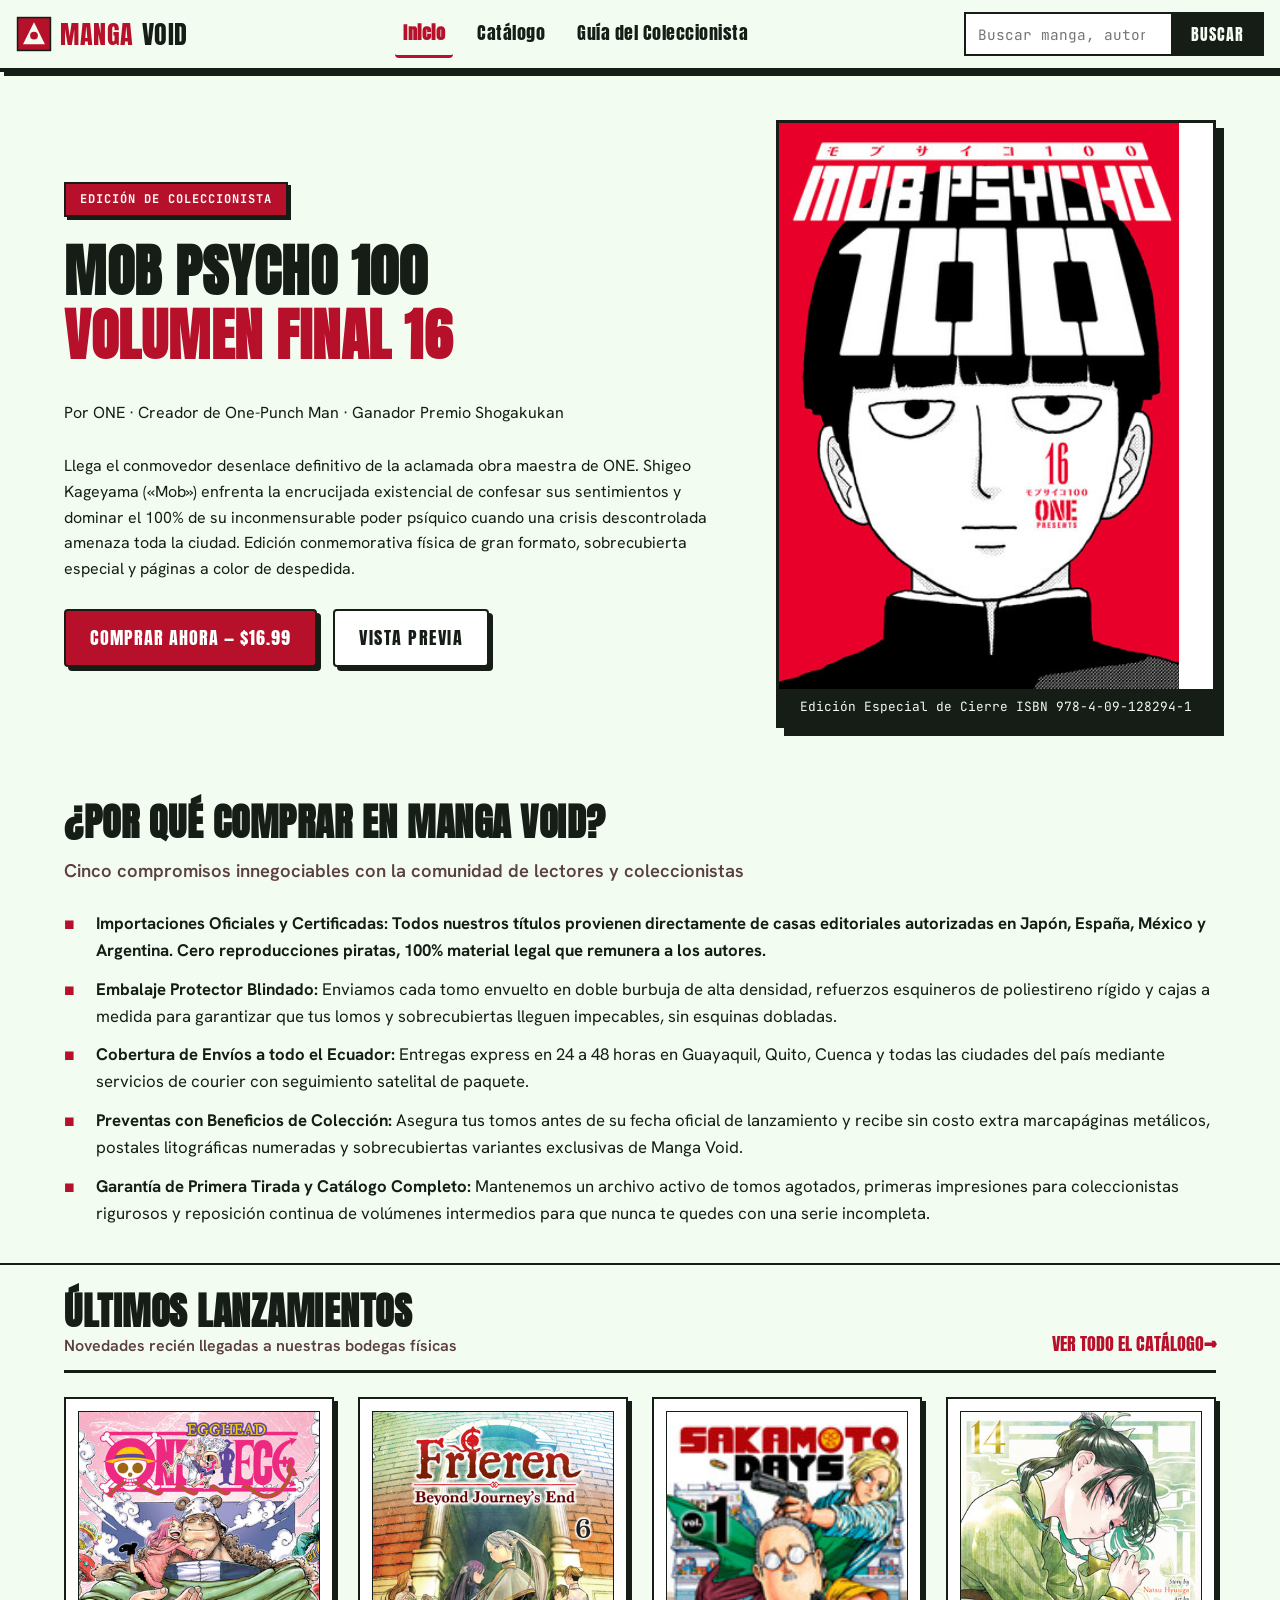
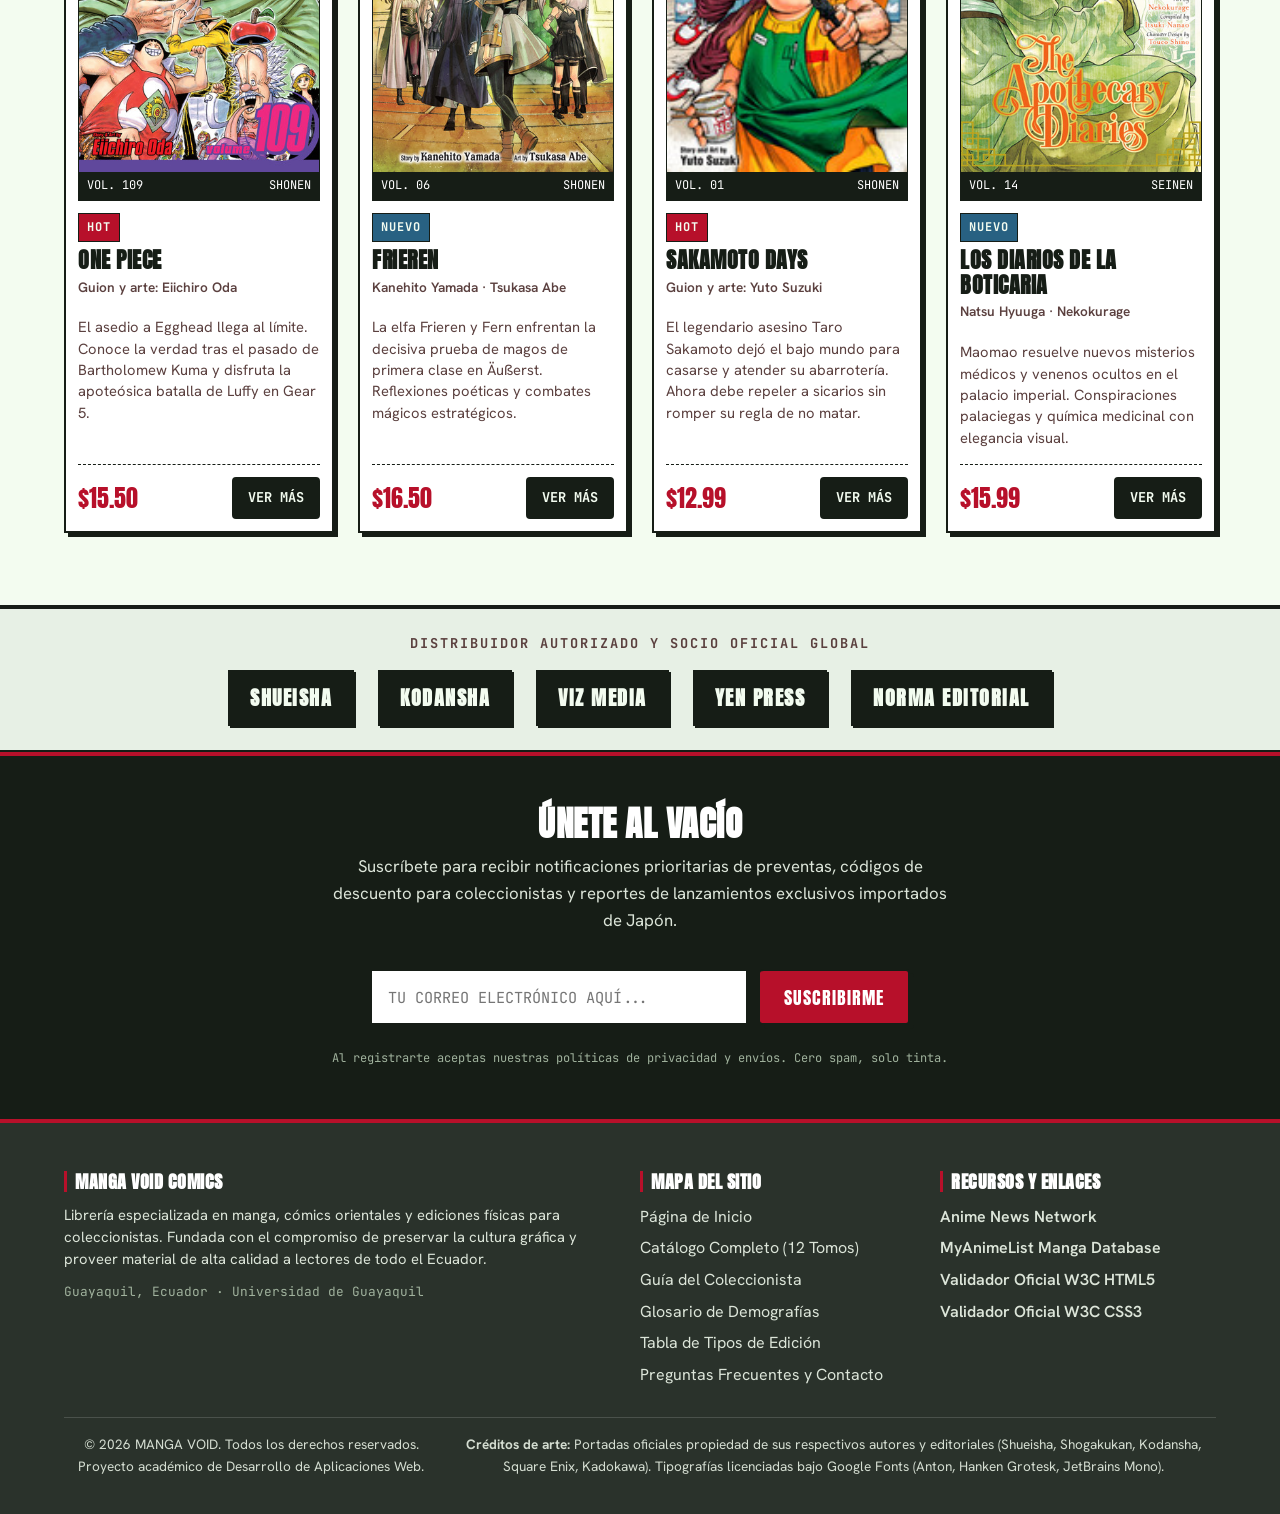
<file: index.html>
<!DOCTYPE html>
<html lang="es">
<head>
  <meta charset="UTF-8">
  <meta name="viewport" content="width=device-width, initial-scale=1.0">
  <title>MANGA VOID | Tienda Oficial de Manga y Ediciones de Colección</title>
  <meta name="description" content="MANGA VOID es la tienda especializada en manga físico original, ediciones de lujo, ómnibus y coleccionismo en Ecuador.">
  <!-- CSS EXTERNO: Hoja de estilos principal del proyecto -->
  <link rel="stylesheet" href="css/styles.css">
</head>
<body>

  <!-- ========================================================================
       ENCABEZADO PRINCIPAL)
       Semántica: <header>, <nav>
       ======================================================================== -->
  <header class="encabezado-principal" id="encabezado-principal">
    <div class="encabezado__contenido">
      <a class="logo" href="index.html" title="Inicio - Manga Void">
        <svg class="logo__icono" xmlns="http://www.w3.org/2000/svg" viewBox="0 0 46 46" width="36" height="36" aria-hidden="true">
          <rect x="2" y="2" width="42" height="42" fill="#b7102a" stroke="#161d16" stroke-width="2"/>
          <polygon points="23,8 37,36 9,36" fill="#f3fcf0"/>
          <circle cx="23" cy="25" r="5" fill="#b7102a"/>
        </svg>
        <span class="logo__rojo">MANGA</span> <span>VOID</span>
      </a>
      <input type="checkbox" id="menu-toggle" class="menu-toggle">
      <label for="menu-toggle" class="menu-boton" aria-label="Abrir o cerrar el menú">☰</label>
      <div class="encabezado__panel">
        <nav class="menu" aria-label="Navegación principal">
          <ul>
            <li><a href="index.html" aria-current="page">Inicio</a></li>
            <li><a href="catalogo.html">Catálogo</a></li>
            <li><a href="pagina3.html">Guía del Coleccionista</a></li>
          </ul>
        </nav>
        <form class="buscador" role="search" action="#">
          <label class="solo-lectores" for="buscar">Buscar manga</label>
          <input type="search" id="buscar" name="q" placeholder="Buscar manga, autor...">
          <button type="submit">BUSCAR</button>
        </form>
      </div>
    </div>
  </header>

  <!-- ========================================================================
       CONTENIDO PRINCIPAL 
        Semántica: <main>, <section>, <article>, <aside>, <figure>, <figcaption>
       ======================================================================== -->
  <main>

    <!-- ----------------------------------------------------------------------
         SECCIÓN 1: HERO (LANZAMIENTO DESTACADO)
         ---------------------------------------------------------------------- -->
    <section class="seccion-hero" aria-labelledby="titulo-hero">
      <div class="contenedor bloque-hero">
        
        <div class="hero-informacion">
          <!-- CSS EN LÍNEA-->
          <span class="etiqueta-chip" style="background-color: #b7102a; color: #ffffff; padding: 6px 14px; font-weight: 700; border: 2px solid #161d16; box-shadow: 3px 3px 0 #161d16;">EDICIÓN DE COLECCIONISTA</span>
          
          <h1 id="titulo-hero">MOB PSYCHO 100<br><span class="texto-resaltado">VOLUMEN FINAL 16</span></h1>
          
          <p class="subtitulo-seccion">Por ONE · Creador de One-Punch Man · Ganador Premio Shogakukan</p>
          
          <p>
            Llega el conmovedor desenlace definitivo de la aclamada obra maestra de ONE. Shigeo Kageyama («Mob») enfrenta la encrucijada existencial de confesar sus sentimientos y dominar el 100% de su inconmensurable poder psíquico cuando una crisis descontrolada amenaza toda la ciudad. Edición conmemorativa física de gran formato, sobrecubierta especial y páginas a color de despedida.
          </p>

          <div class="botones-hero">
            <a href="catalogo.html" class="boton-primario">COMPRAR AHORA — $16.99</a>
            <!-- CSS EN LÍNEA: Establece un espaciado entre letras distintivo y borde reforzado en el botón de vista previa -->
            <a href="pagina3.html#ediciones" class="boton-secundario" style="letter-spacing: 1.5px; border-width: 2px;">VISTA PREVIA</a>
          </div>
        </div>

        <div class="hero-visual">
          <figure>
            <img src="img/mob-psycho-100-volume16.jpg" alt="Portada oficial del manga Mob Psycho 100 volumen 16 con Shigeo Kageyama en primer plano sobre fondo rojo intenso" width="400" height="600">
            <figcaption>
              <span>Edición Especial de Cierre</span>
              <span>ISBN 978-4-09-128294-1</span>
            </figcaption>
          </figure>
        </div>

      </div>
    </section>

    <!-- ----------------------------------------------------------------------
         SECCIÓN 2: ¿POR QUÉ COMPRAR EN MANGA VOID? (LISTA DE 5+ BENEFICIOS)
         ---------------------------------------------------------------------- -->
    <section class="guia-seccion" aria-labelledby="titulo-beneficios">
      <div class="contenedor">
        <h2 id="titulo-beneficios">¿Por qué comprar en Manga Void?</h2>
        <p class="subtitulo-seccion">Cinco compromisos innegociables con la comunidad de lectores y coleccionistas</p>
        
        <ul class="lista-beneficios">
          <li>
            <strong>Importaciones Oficiales y Certificadas:</strong> Todos nuestros títulos provienen directamente de casas editoriales autorizadas en Japón, España, México y Argentina. Cero reproducciones piratas, 100% material legal que remunera a los autores.
          </li>
          <li>
            <strong>Embalaje Protector Blindado:</strong> Enviamos cada tomo envuelto en doble burbuja de alta densidad, refuerzos esquineros de poliestireno rígido y cajas a medida para garantizar que tus lomos y sobrecubiertas lleguen impecables, sin esquinas dobladas.
          </li>
          <li>
            <strong>Cobertura de Envíos a todo el Ecuador:</strong> Entregas express en 24 a 48 horas en Guayaquil, Quito, Cuenca y todas las ciudades del país mediante servicios de courier con seguimiento satelital de paquete.
          </li>
          <li>
            <strong>Preventas con Beneficios de Colección:</strong> Asegura tus tomos antes de su fecha oficial de lanzamiento y recibe sin costo extra marcapáginas metálicos, postales litográficas numeradas y sobrecubiertas variantes exclusivas de Manga Void.
          </li>
          <li>
            <strong>Garantía de Primera Tirada y Catálogo Completo:</strong> Mantenemos un archivo activo de tomos agotados, primeras impresiones para coleccionistas rigurosos y reposición continua de volúmenes intermedios para que nunca te quedes con una serie incompleta.
          </li>
        </ul>
      </div>
    </section>

    <!-- ----------------------------------------------------------------------
         SECCIÓN 3: ÚLTIMOS LANZAMIENTOS (CUADRÍCULA DE 4 TARJETAS CON ARTICLE)
         ---------------------------------------------------------------------- -->
    <section class="guia-seccion" aria-labelledby="titulo-lanzamientos">
      <div class="contenedor">
        
        <div style="display: flex; justify-content: space-between; align-items: flex-end; flex-wrap: wrap; gap: 12px; margin-bottom: 24px; border-bottom: 3px solid #161d16; padding-bottom: 12px;">
          <div>
            <h2 id="titulo-lanzamientos" style="margin-bottom: 0;">Últimos Lanzamientos</h2>
            <p style="margin: 0; color: #5b403f; font-weight: 600;">Novedades recién llegadas a nuestras bodegas físicas</p>
          </div>
          <a href="catalogo.html" class="enlace-con-flecha" style="font-family: var(--fuente-titulos); font-size: 1.15rem; color: var(--color-primario);">VER TODO EL CATÁLOGO</a>
        </div>

        <div class="cuadricula-lanzamientos">

          <!-- Tarjeta 1: One Piece Vol. 109 -->
          <article class="tarjeta-manga">
            <figure>
              <img src="img/one-piece-volumen109.jpg" alt="Portada oficial del manga One Piece volumen 109 del arco de Egghead con Luffy, Bonney, Kuma y Vegapunk" width="400" height="600" loading="lazy">
              <figcaption>
                <span>VOL. 109</span>
                <span>SHONEN</span>
              </figcaption>
            </figure>
            <div style="padding-top: 12px; display: flex; flex-direction: column; flex-grow: 1;">
              <span class="etiqueta-chip" style="background-color: #b7102a; width: fit-content;">HOT</span>
              <h3>One Piece</h3>
              <p class="autor-manga">Guion y arte: Eiichiro Oda</p>
              <p class="descripcion-manga">El asedio a Egghead llega al límite. Conoce la verdad tras el pasado de Bartholomew Kuma y disfruta la apoteósica batalla de Luffy en Gear 5.</p>
              <div class="pie-tarjeta-manga">
                <span class="precio-manga">$15.50</span>
                <a href="catalogo.html" class="boton-accion">Ver más</a>
              </div>
            </div>
          </article>

          <!-- Tarjeta 2: Frieren Vol. 06 -->
          <article class="tarjeta-manga">
            <figure>
              <img src="img/frieren-beyond-journey-s-end-volumen-6.jpg" alt="Portada oficial del manga Frieren Beyond Journey's End volumen 6 con la elfa Frieren y hechiceros en la puerta del examen" width="400" height="600" loading="lazy">
              <figcaption>
                <span>VOL. 06</span>
                <span>SHONEN</span>
              </figcaption>
            </figure>
            <div style="padding-top: 12px; display: flex; flex-direction: column; flex-grow: 1;">
              <span class="etiqueta-chip" style="background-color: #286182; width: fit-content;">NUEVO</span>
              <h3>Frieren</h3>
              <p class="autor-manga">Kanehito Yamada · Tsukasa Abe</p>
              <p class="descripcion-manga">La elfa Frieren y Fern enfrentan la decisiva prueba de magos de primera clase en Äußerst. Reflexiones poéticas y combates mágicos estratégicos.</p>
              <div class="pie-tarjeta-manga">
                <span class="precio-manga">$16.50</span>
                <a href="catalogo.html" class="boton-accion">Ver más</a>
              </div>
            </div>
          </article>

          <!-- Tarjeta 3: Sakamoto Days Vol. 01 -->
          <article class="tarjeta-manga">
            <figure>
              <img src="img/sakamoto_days_volumen1.jpg" alt="Portada oficial del manga Sakamoto Days volumen 1 con Taro Sakamoto y Shin en su tienda de conveniencia" width="400" height="600" loading="lazy">
              <figcaption>
                <span>VOL. 01</span>
                <span>SHONEN</span>
              </figcaption>
            </figure>
            <div style="padding-top: 12px; display: flex; flex-direction: column; flex-grow: 1;">
              <span class="etiqueta-chip" style="background-color: #b7102a; width: fit-content;">HOT</span>
              <h3>Sakamoto Days</h3>
              <p class="autor-manga">Guion y arte: Yuto Suzuki</p>
              <p class="descripcion-manga">El legendario asesino Taro Sakamoto dejó el bajo mundo para casarse y atender su abarrotería. Ahora debe repeler a sicarios sin romper su regla de no matar.</p>
              <div class="pie-tarjeta-manga">
                <span class="precio-manga">$12.99</span>
                <a href="catalogo.html" class="boton-accion">Ver más</a>
              </div>
            </div>
          </article>

          <!-- Tarjeta 4: Los Diarios de la Boticaria Vol. 14 -->
          <article class="tarjeta-manga">
            <figure>
              <img src="img/the-apothecary-diaries-volumen14.jpg" alt="Portada oficial del manga Los diarios de la boticaria volumen 14 con Maomao pensativa vestida con ropas de la corte imperial" width="400" height="600" loading="lazy">
              <figcaption>
                <span>VOL. 14</span>
                <span>SEINEN</span>
              </figcaption>
            </figure>
            <div style="padding-top: 12px; display: flex; flex-direction: column; flex-grow: 1;">
              <span class="etiqueta-chip" style="background-color: #286182; width: fit-content;">NUEVO</span>
              <h3>Los Diarios de la Boticaria</h3>
              <p class="autor-manga">Natsu Hyuuga · Nekokurage</p>
              <p class="descripcion-manga">Maomao resuelve nuevos misterios médicos y venenos ocultos en el palacio imperial. Conspiraciones palaciegas y química medicinal con elegancia visual.</p>
              <div class="pie-tarjeta-manga">
                <span class="precio-manga">$15.99</span>
                <a href="catalogo.html" class="boton-accion">Ver más</a>
              </div>
            </div>
          </article>

        </div>

      </div>
    </section>

    <!-- ----------------------------------------------------------------------
         ASIDE: FRANJA DE EDITORIALES Y ALIADOS INTERNACIONALES
         Semántica: <aside> con enlaces externos reales
         ---------------------------------------------------------------------- -->
    <aside class="franja-editoriales" aria-label="Editoriales aliadas y distribuidoras oficiales">
      <div class="contenedor">
        <p style="font-family: var(--fuente-etiquetas); font-size: 0.85rem; font-weight: 700; letter-spacing: 2px; color: var(--color-texto-secundario); text-transform: uppercase;">
          DISTRIBUIDOR AUTORIZADO Y SOCIO OFICIAL GLOBAL
        </p>
        <div class="editoriales-lista">
          <a href="https://www.shueisha.co.jp/" class="editorial-item" target="_blank" rel="noopener noreferrer" title="Visitar sitio oficial de Shueisha (se abre en nueva pestaña)">SHUEISHA</a>
          <a href="https://www.kodansha.co.jp/" class="editorial-item" target="_blank" rel="noopener noreferrer" title="Visitar sitio oficial de Kodansha (se abre en nueva pestaña)">KODANSHA</a>
          <a href="https://www.viz.com/" class="editorial-item" target="_blank" rel="noopener noreferrer" title="Visitar sitio oficial de Viz Media (se abre en nueva pestaña)">VIZ MEDIA</a>
          <a href="https://yenpress.com/" class="editorial-item" target="_blank" rel="noopener noreferrer" title="Visitar sitio oficial de Yen Press (se abre en nueva pestaña)">YEN PRESS</a>
          <a href="https://www.normaeditorial.com/" class="editorial-item" target="_blank" rel="noopener noreferrer" title="Visitar sitio oficial de Norma Editorial (se abre en nueva pestaña)">NORMA EDITORIAL</a>
        </div>
      </div>
    </aside>

    <!-- ----------------------------------------------------------------------
         SECCIÓN 4: BLOQUE DE SUSCRIPCIÓN (NEWSLETTER)
         ---------------------------------------------------------------------- -->
    <section id="bloque-suscripcion" aria-labelledby="titulo-newsletter">
      <div class="contenedor newsletter-contenedor">
        <div style="text-align: center; max-width: 620px;">
          <h2 id="titulo-newsletter" style="color: #ffffff; font-size: 2.2rem; margin-bottom: 8px;">ÚNETE AL VACÍO</h2>
          <p style="color: #dce5d9; font-size: 1.05rem;">
            Suscríbete para recibir notificaciones prioritarias de preventas, códigos de descuento para coleccionistas y reportes de lanzamientos exclusivos importados de Japón.
          </p>
        </div>

        <form class="formulario-suscripcion" action="#" method="post">
          <label for="correo-suscripcion" style="position: absolute; width: 1px; height: 1px; padding: 0; margin: -1px; overflow: hidden; clip: rect(0, 0, 0, 0); border: 0;">Correo electrónico para boletín</label>
          <input type="email" id="correo-suscripcion" name="email" placeholder="TU CORREO ELECTRÓNICO AQUÍ..." required>
          <button type="submit" class="boton-primario">SUSCRIBIRME</button>
        </form>

        <p style="font-family: var(--fuente-etiquetas); font-size: 0.75rem; color: #a0b29d; margin: 0;">
          Al registrarte aceptas nuestras políticas de privacidad y envíos. Cero spam, solo tinta.
        </p>
      </div>
    </section>

  </main>

  <!-- ========================================================================
       PIE DE PÁGINA (FOOTER)
       Semántica: <footer> con navegación legal, sitemap y créditos
       ======================================================================== -->
  <footer class="pie-de-pagina">
    <div class="contenedor">
      
      <div class="footer-columnas">
        
        <!-- Columna 1: Identidad de Manga Void -->
        <div class="footer-seccion">
          <h4 style="color: #ffffff;">MANGA VOID COMICS</h4>
          <p style="color: #dce5d9; font-size: 0.92rem; line-height: 1.5;">
            Librería especializada en manga, cómics orientales y ediciones físicas para coleccionistas. Fundada con el compromiso de preservar la cultura gráfica y proveer material de alta calidad a lectores de todo el Ecuador.
          </p>
          <p style="font-family: var(--fuente-etiquetas); font-size: 0.8rem; color: #a0b29d;">
            Guayaquil, Ecuador · Universidad de Guayaquil
          </p>
        </div>

        <!-- Columna 2: Navegación interna (Sitemap) -->
        <div class="footer-seccion">
          <h4>MAPA DEL SITIO</h4>
          <ul>
            <li><a href="index.html">Página de Inicio</a></li>
            <li><a href="catalogo.html">Catálogo Completo (12 Tomos)</a></li>
            <li><a href="pagina3.html">Guía del Coleccionista</a></li>
            <li><a href="pagina3.html#demografias">Glosario de Demografías</a></li>
            <li><a href="pagina3.html#ediciones">Tabla de Tipos de Edición</a></li>
            <li><a href="pagina3.html#envios">Preguntas Frecuentes y Contacto</a></li>
          </ul>
        </div>

        <!-- Columna 3: Información Académica y Recursos Externos -->
        <div class="footer-seccion">
          <h4>RECURSOS Y ENLACES</h4>
          <ul>
            <li><a href="https://www.animenewsnetwork.com/" target="_blank" rel="noopener noreferrer">Anime News Network</a></li>
            <li><a href="https://myanimelist.net/" target="_blank" rel="noopener noreferrer">MyAnimeList Manga Database</a></li>
            <li><a href="https://validator.w3.org/" target="_blank" rel="noopener noreferrer">Validador Oficial W3C HTML5</a></li>
            <li><a href="https://jigsaw.w3.org/css-validator/" target="_blank" rel="noopener noreferrer">Validador Oficial W3C CSS3</a></li>
          </ul>
        </div>

      </div>

      <!-- Créditos de imágenes y derechos legales -->
      <div class="footer-creditos">
        <p>
          © 2026 MANGA VOID. Todos los derechos reservados. Proyecto académico de Desarrollo de Aplicaciones Web.
        </p>
        <p>
          <strong>Créditos de arte:</strong> Portadas oficiales propiedad de sus respectivos autores y editoriales (Shueisha, Shogakukan, Kodansha, Square Enix, Kadokawa). Tipografías licenciadas bajo Google Fonts (Anton, Hanken Grotesk, JetBrains Mono).
        </p>
      </div>

    </div>
  </footer>

</body>
</html>
</file>
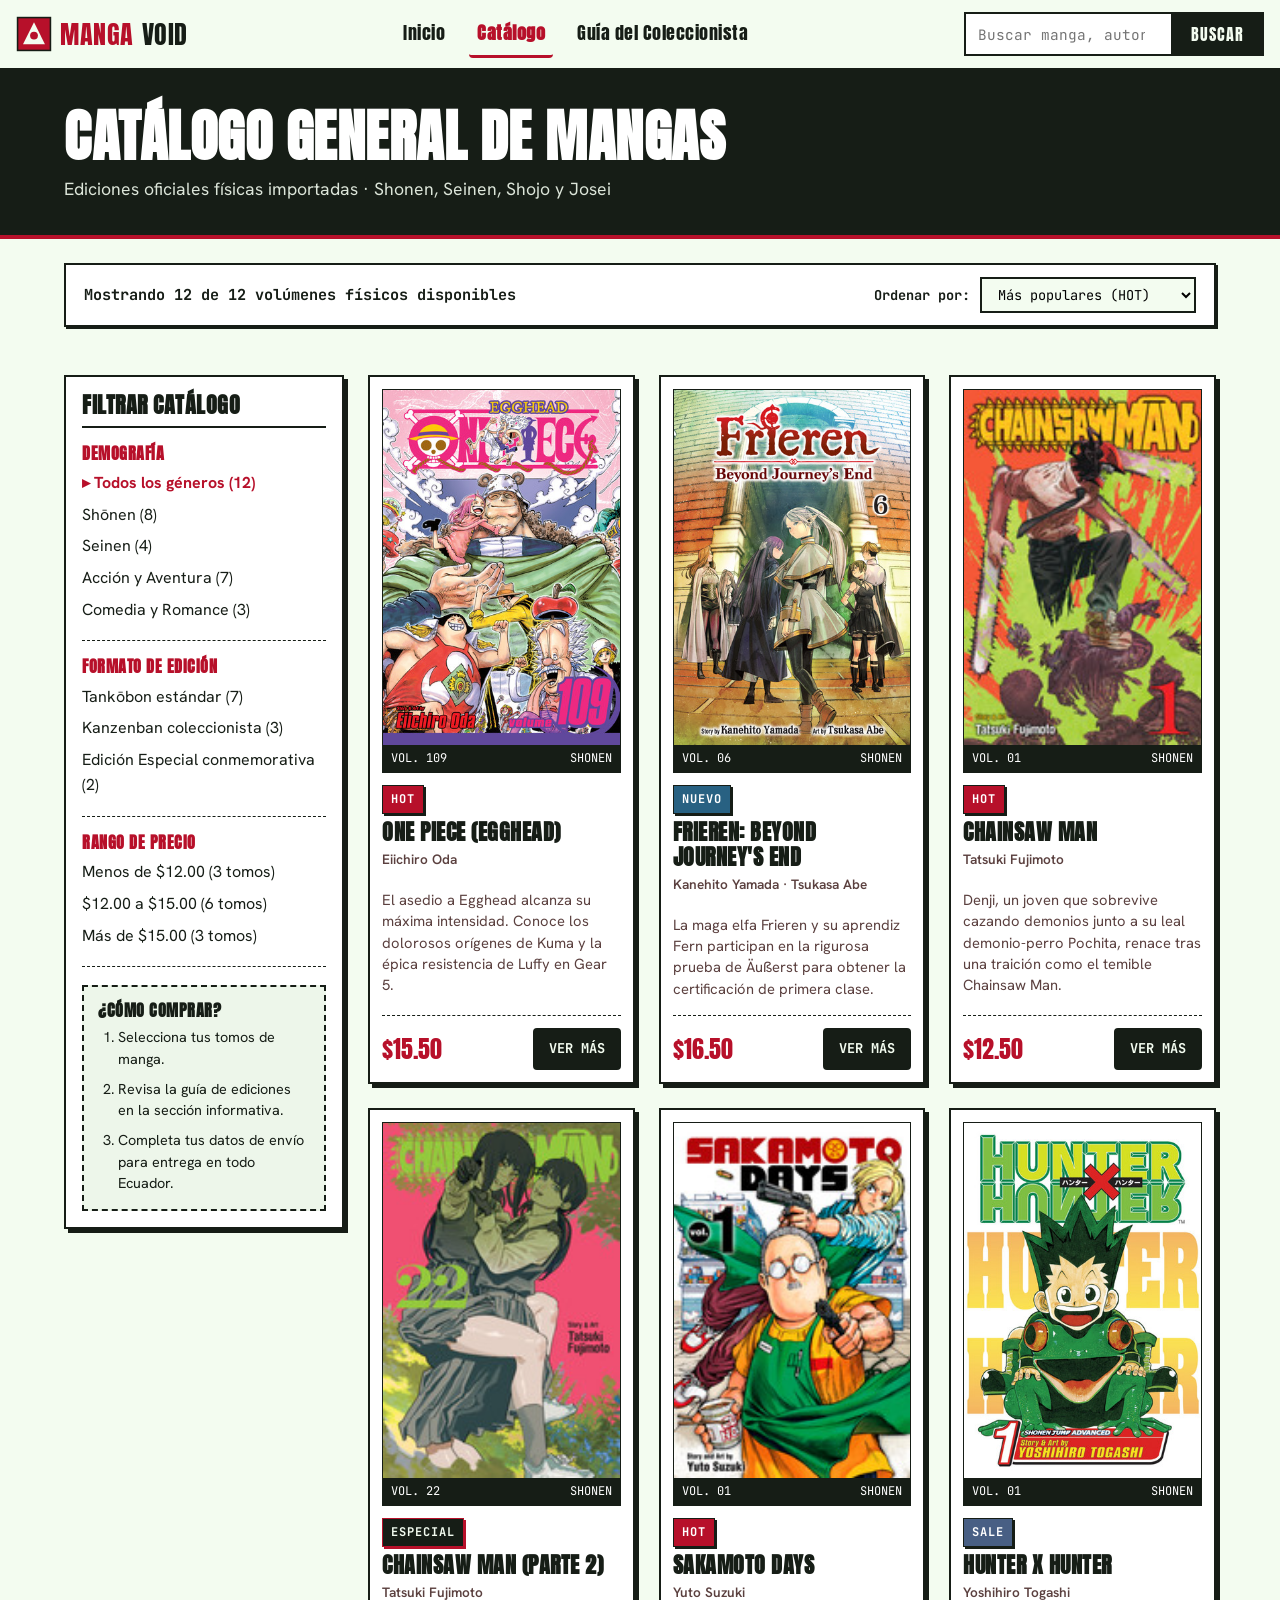
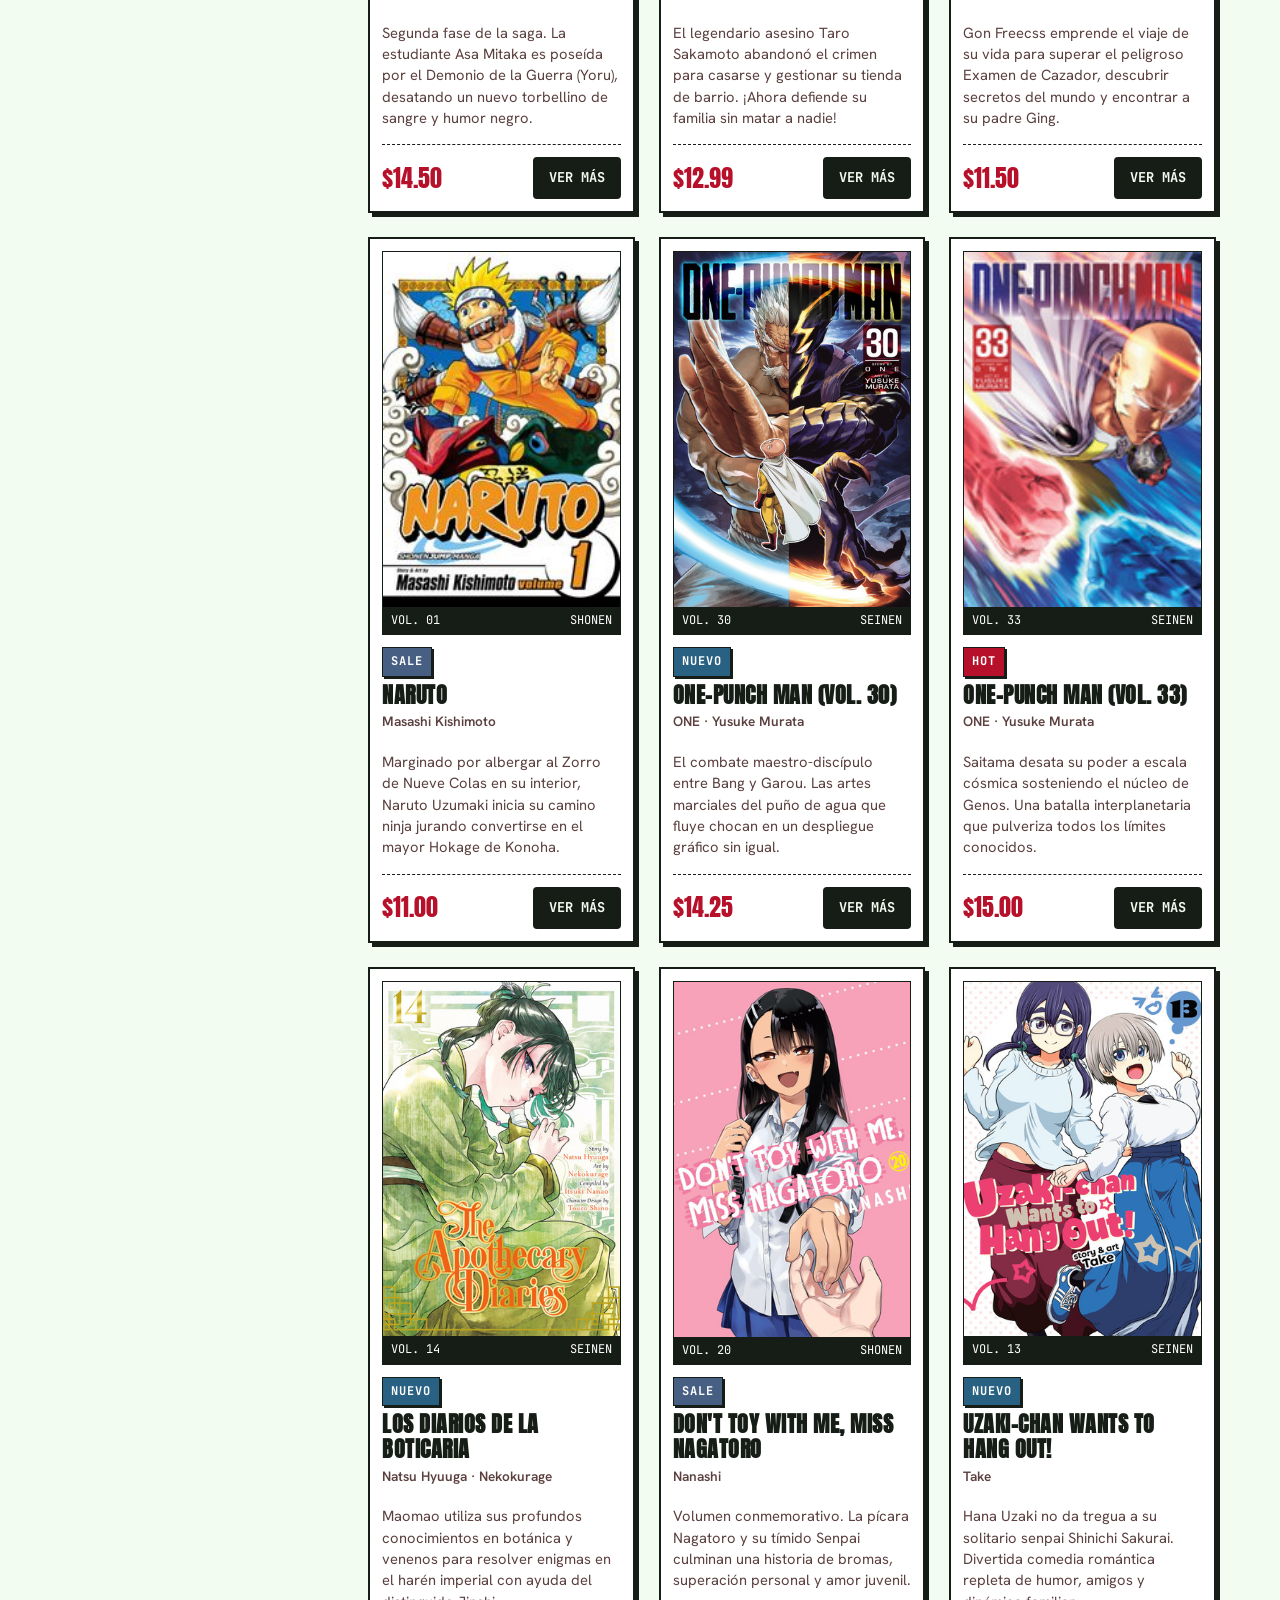
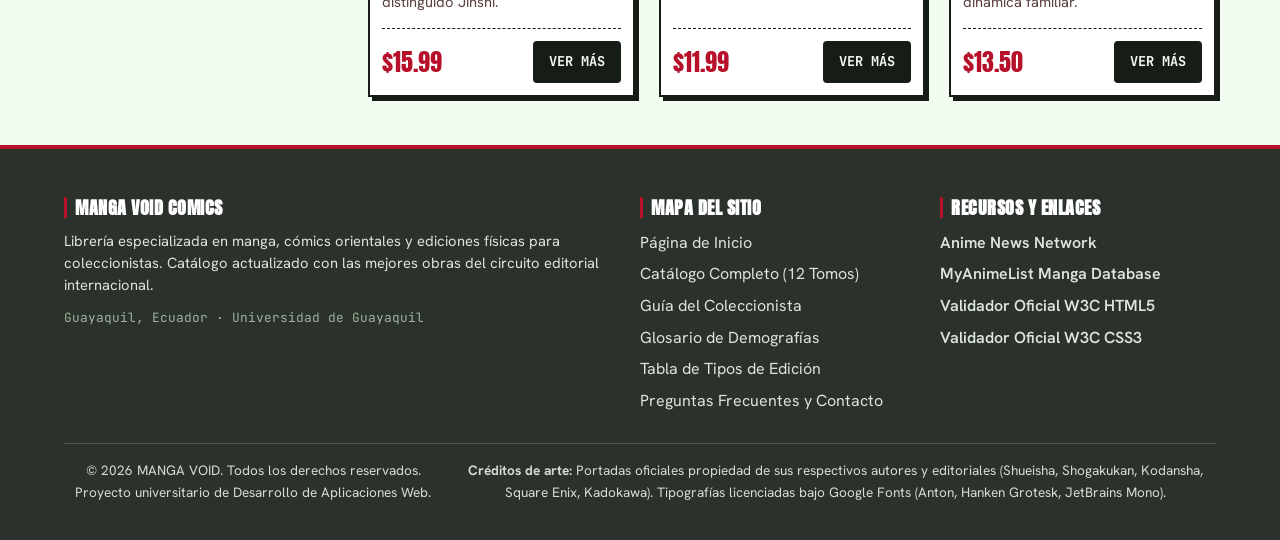
<file: catalogo.html>
<!DOCTYPE html>
<html lang="es">
<head>
  <meta charset="UTF-8">
  <meta name="viewport" content="width=device-width, initial-scale=1.0">
  <title>MANGA VOID | Catálogo Oficial de Manga y Ediciones Físicas</title>
  <meta name="description" content="Explora el catálogo completo de Manga Void: más de 12 series destacadas en formatos tankōbon, kanzenban y ómnibus. Envíos a todo el Ecuador.">
  
  <!-- CSS EXTERNO: Hoja de estilos principal del sitio web -->
  <link rel="stylesheet" href="css/styles.css">

  <!-- ========================================================================
        CSS INTERNO (ESTILOS EXCLUSIVOS DE ESTA PÁGINA)
       ======================================================================== -->
  <style>
    /* <!-- CSS INTERNO: Estilos específicos para catálogo, filtros y etiquetas --> */
    
    /* Encabezado visual del catálogo */
    .cabecera-catalogo {
      background-color: var(--color-tinta);
      color: var(--color-papel);
      padding: 32px 0;
      border-bottom: 4px solid var(--color-primario);
      margin-bottom: 24px;
    }

    .cabecera-catalogo h1 {
      color: #ffffff;
      margin-bottom: 6px;
    }

    .cabecera-catalogo p {
      color: #dce5d9;
      font-size: 1.1rem;
      margin-bottom: 0;
    }

    /* Barra de conteo de resultados y filtros rápidos */
    .barra-estado-catalogo {
      display: flex;
      justify-content: space-between;
      align-items: center;
      background-color: var(--color-superficie);
      border: 2px solid var(--color-tinta);
      box-shadow: var(--sombra-dura-pequena);
      padding: 12px 18px;
      margin-bottom: 24px;
      flex-wrap: wrap;
      gap: 12px;
    }

    .conteo-mangas {
      font-family: var(--fuente-etiquetas);
      font-size: 0.95rem;
      font-weight: 700;
      color: var(--color-tinta);
    }

    .selector-orden {
      font-family: var(--fuente-etiquetas);
      font-size: 0.85rem;
      padding: 6px 12px;
      border: 2px solid var(--color-tinta);
      background-color: var(--color-papel);
      cursor: pointer;
    }

    /* Reglas cromáticas exclusivas de las etiquetas del catálogo */
    .etiqueta-hot {
      background-color: #b7102a;
      color: #ffffff;
      border: 1px solid #161d16;
      box-shadow: 2px 2px 0 #161d16;
    }

    .etiqueta-sale {
      background-color: #485f84;
      color: #ffffff;
      border: 1px solid #161d16;
      box-shadow: 2px 2px 0 #161d16;
    }

    .etiqueta-nuevo {
      background-color: #286182;
      color: #ffffff;
      border: 1px solid #161d16;
      box-shadow: 2px 2px 0 #161d16;
    }

    .etiqueta-omnibus {
      background-color: #161d16;
      color: #f3fcf0;
      border: 1px solid #b7102a;
      box-shadow: 2px 2px 0 #b7102a;
    }

    /* Estilo de la guía paso a paso en el Aside lateral */
    .caja-pasos-compra {
      background-color: var(--color-superficie-baja);
      border: 2px dashed var(--color-tinta);
      padding: 14px;
      margin-top: 18px;
    }

    .caja-pasos-compra ol {
      padding-left: 20px;
      font-size: 0.9rem;
      line-height: 1.5;
    }

    .caja-pasos-compra li {
      margin-bottom: 8px;
    }

    .caja-pasos-compra li:last-child {
      margin-bottom: 0;
    }
  </style>
</head>
<body>

  <!-- ========================================================================
       ENCABEZADO PRINCIPAL
       Semántica: <header>, <nav>
       ======================================================================== -->
  <header class="encabezado-principal" id="encabezado-principal">
    <div class="encabezado__contenido">
      <a class="logo" href="index.html" title="Inicio - Manga Void">
        <svg class="logo__icono" xmlns="http://www.w3.org/2000/svg" viewBox="0 0 46 46" width="36" height="36" aria-hidden="true">
          <rect x="2" y="2" width="42" height="42" fill="#b7102a" stroke="#161d16" stroke-width="2"/>
          <polygon points="23,8 37,36 9,36" fill="#f3fcf0"/>
          <circle cx="23" cy="25" r="5" fill="#b7102a"/>
        </svg>
        <span class="logo__rojo">MANGA</span> <span>VOID</span>
      </a>
      <input type="checkbox" id="menu-toggle" class="menu-toggle">
      <label for="menu-toggle" class="menu-boton" aria-label="Abrir o cerrar el menú">☰</label>
      <div class="encabezado__panel">
        <nav class="menu" aria-label="Navegación principal">
          <ul>
            <li><a href="index.html">Inicio</a></li>
            <li><a href="catalogo.html" aria-current="page">Catálogo</a></li>
            <li><a href="pagina3.html">Guía del Coleccionista</a></li>
          </ul>
        </nav>
        <form class="buscador" role="search" action="#">
          <label class="solo-lectores" for="buscar">Buscar manga</label>
          <input type="search" id="buscar" name="q" placeholder="Buscar manga, autor...">
          <button type="submit">BUSCAR</button>
        </form>
      </div>
    </div>
  </header>

  <!-- ========================================================================
       BANNER DE TÍTULO DE PÁGINA
       ======================================================================== -->
  <div class="cabecera-catalogo">
    <div class="contenedor">
      <h1>CATÁLOGO GENERAL DE MANGAS</h1>
      <p>Ediciones oficiales físicas importadas · Shonen, Seinen, Shojo y Josei</p>
    </div>
  </div>

  <!-- ========================================================================
       CONTENIDO PRINCIPAL 
       Semántica: <main>, <aside>, <section>, <article>, <figure>, <figcaption>
       ======================================================================== -->
  <main class="contenedor">

    <!-- Barra horizontal de resumen y ordenamiento -->
    <div class="barra-estado-catalogo">
      <span class="conteo-mangas">Mostrando 12 de 12 volúmenes físicos disponibles</span>
      <div>
        <label for="orden-mangas" style="font-family: var(--fuente-etiquetas); font-size: 0.85rem; font-weight: bold; margin-right: 6px;">Ordenar por:</label>
        <select id="orden-mangas" class="selector-orden">
          <option value="populares">Más populares (HOT)</option>
          <option value="recientes">Novedades recientes</option>
          <option value="precio-menor">Precio: Menor a Mayor</option>
          <option value="precio-mayor">Precio: Mayor a Menor</option>
        </select>
      </div>
    </div>

    <!-- Layout en Grid: Aside Lateral + Cuadrícula de 12 Artículos -->
    <div class="layout-catalogo">

      <!-- --------------------------------------------------------------------
           ASIDE LATERAL: FILTROS VISUALES Y GUÍA DE COMPRA
           Semántica: <aside>
           -------------------------------------------------------------------- -->
      <aside class="aside-filtros" aria-label="Filtros del catálogo y ayuda de compra">
        
        <h3 style="border-bottom: 2px solid var(--color-tinta); padding-bottom: 8px; margin-bottom: 16px;">FILTRAR CATÁLOGO</h3>

        <!-- Filtro por Demografía -->
        <div class="grupo-filtro">
          <h4>DEMOGRAFÍA</h4>
          <ul>
            <li style="margin-bottom: 6px;"><a href="catalogo.html" style="font-weight: bold; color: var(--color-primario);">▸ Todos los géneros (12)</a></li>
            <li style="margin-bottom: 6px;"><a href="catalogo.html">Shōnen (8)</a></li>
            <li style="margin-bottom: 6px;"><a href="catalogo.html">Seinen (4)</a></li>
            <li style="margin-bottom: 6px;"><a href="catalogo.html">Acción y Aventura (7)</a></li>
            <li style="margin-bottom: 6px;"><a href="catalogo.html">Comedia y Romance (3)</a></li>
          </ul>
        </div>

        <!-- Filtro por Formato -->
        <div class="grupo-filtro">
          <h4>FORMATO DE EDICIÓN</h4>
          <ul>
            <li style="margin-bottom: 6px;"><a href="pagina3.html#ediciones">Tankōbon estándar (7)</a></li>
            <li style="margin-bottom: 6px;"><a href="pagina3.html#ediciones">Kanzenban coleccionista (3)</a></li>
            <li style="margin-bottom: 6px;"><a href="pagina3.html#ediciones">Edición Especial conmemorativa (2)</a></li>
          </ul>
        </div>

        <!-- Filtro por Rango de Precio -->
        <div class="grupo-filtro">
          <h4>RANGO DE PRECIO</h4>
          <ul>
            <li style="margin-bottom: 6px;">Menos de $12.00 (3 tomos)</li>
            <li style="margin-bottom: 6px;">$12.00 a $15.00 (6 tomos)</li>
            <li style="margin-bottom: 6px;">Más de $15.00 (3 tomos)</li>
          </ul>
        </div>

        <!-- Bloque informativo Cómo Comprar -->
        <div class="caja-pasos-compra">
          <h4 style="color: var(--color-tinta); margin-bottom: 8px;">¿CÓMO COMPRAR?</h4>
          <ol>
            <li>Selecciona tus tomos de manga.</li>
            <li>Revisa la guía de ediciones en la sección informativa.</li>
            <li>Completa tus datos de envío para entrega en todo Ecuador.</li>
          </ol>
        </div>

      </aside>

      <!-- --------------------------------------------------------------------
           SECTION PRINCIPAL: 12 TARJETAS MÍNIMO 
           Semántica: <section>, <article>, <figure>, <figcaption>
           -------------------------------------------------------------------- -->
      <section aria-label="Listado de volúmenes de manga disponibles">

        <div class="cuadricula-catalogo">

          <!-- ==========================================
               TARJETA 1 (One Piece - Vol. 109 - Shonen)
               ========================================== -->
          <article class="tarjeta-manga">
            <figure>
              <img src="img/one-piece-volumen109.jpg" alt="Portada oficial del manga One Piece volumen 109 con Luffy en Gear 5, Bartholomew Kuma, Bonney y Vegapunk" width="400" height="600" loading="lazy">
              <figcaption>
                <span>VOL. 109</span>
                <span>SHONEN</span>
              </figcaption>
            </figure>
            <div style="padding-top: 12px; display: flex; flex-direction: column; flex-grow: 1;">
              <span class="etiqueta-chip etiqueta-hot" style="width: fit-content;">HOT</span>
              <h3>One Piece (Egghead)</h3>
              <p class="autor-manga">Eiichiro Oda</p>
              <p class="descripcion-manga">El asedio a Egghead alcanza su máxima intensidad. Conoce los dolorosos orígenes de Kuma y la épica resistencia de Luffy en Gear 5.</p>
              <div class="pie-tarjeta-manga">
                <span class="precio-manga">$15.50</span>
                <a href="pagina3.html#ediciones" class="boton-accion">Ver más</a>
              </div>
            </div>
          </article>

          <!-- ==========================================
               TARJETA 2 (Frieren - Vol. 06 - Shonen)
               ========================================== -->
          <article class="tarjeta-manga">
            <figure>
              <img src="img/frieren-beyond-journey-s-end-volumen-6.jpg" alt="Portada oficial del manga Frieren Beyond Journey's End volumen 6 con Frieren, Fern y hechiceros" width="400" height="600" loading="lazy">
              <figcaption>
                <span>VOL. 06</span>
                <span>SHONEN</span>
              </figcaption>
            </figure>
            <div style="padding-top: 12px; display: flex; flex-direction: column; flex-grow: 1;">
              <span class="etiqueta-chip etiqueta-nuevo" style="width: fit-content;">NUEVO</span>
              <h3>Frieren: Beyond Journey's End</h3>
              <p class="autor-manga">Kanehito Yamada · Tsukasa Abe</p>
              <p class="descripcion-manga">La maga elfa Frieren y su aprendiz Fern participan en la rigurosa prueba de Äußerst para obtener la certificación de primera clase.</p>
              <div class="pie-tarjeta-manga">
                <span class="precio-manga">$16.50</span>
                <a href="pagina3.html#ediciones" class="boton-accion">Ver más</a>
              </div>
            </div>
          </article>

          <!-- ==========================================
               TARJETA 3 (Chainsaw Man - Vol. 01 - Shonen)
               ========================================== -->
          <article class="tarjeta-manga">
            <figure>
              <img src="img/chainsaw_man_volumen1.jpg" alt="Portada oficial del manga Chainsaw Man volumen 1 con Denji transformado con motosierras en fondo naranja" width="400" height="600" loading="lazy">
              <figcaption>
                <span>VOL. 01</span>
                <span>SHONEN</span>
              </figcaption>
            </figure>
            <div style="padding-top: 12px; display: flex; flex-direction: column; flex-grow: 1;">
              <span class="etiqueta-chip etiqueta-hot" style="width: fit-content;">HOT</span>
              <h3>Chainsaw Man</h3>
              <p class="autor-manga">Tatsuki Fujimoto</p>
              <p class="descripcion-manga">Denji, un joven que sobrevive cazando demonios junto a su leal demonio-perro Pochita, renace tras una traición como el temible Chainsaw Man.</p>
              <div class="pie-tarjeta-manga">
                <span class="precio-manga">$12.50</span>
                <a href="pagina3.html#ediciones" class="boton-accion">Ver más</a>
              </div>
            </div>
          </article>

          <!-- ==========================================
               TARJETA 4 (Chainsaw Man - Vol. 22 - Shonen)
               ========================================== -->
          <article class="tarjeta-manga">
            <figure>
              <img src="img/chainsaw-man-volumen22.jpg" alt="Portada oficial del manga Chainsaw Man volumen 22 con Asa Mitaka y Yoru en uniforme escolar" width="400" height="600" loading="lazy">
              <figcaption>
                <span>VOL. 22</span>
                <span>SHONEN</span>
              </figcaption>
            </figure>
            <div style="padding-top: 12px; display: flex; flex-direction: column; flex-grow: 1;">
              <span class="etiqueta-chip etiqueta-omnibus" style="width: fit-content;">ESPECIAL</span>
              <h3>Chainsaw Man (Parte 2)</h3>
              <p class="autor-manga">Tatsuki Fujimoto</p>
              <p class="descripcion-manga">Segunda fase de la saga. La estudiante Asa Mitaka es poseída por el Demonio de la Guerra (Yoru), desatando un nuevo torbellino de sangre y humor negro.</p>
              <div class="pie-tarjeta-manga">
                <span class="precio-manga">$14.50</span>
                <a href="pagina3.html#ediciones" class="boton-accion">Ver más</a>
              </div>
            </div>
          </article>

          <!-- ==========================================
               TARJETA 5 (Sakamoto Days - Vol. 01 - Shonen)
               ========================================== -->
          <article class="tarjeta-manga">
            <figure>
              <img src="img/sakamoto_days_volumen1.jpg" alt="Portada oficial del manga Sakamoto Days volumen 1 con Taro Sakamoto y Shin en su tienda" width="400" height="600" loading="lazy">
              <figcaption>
                <span>VOL. 01</span>
                <span>SHONEN</span>
              </figcaption>
            </figure>
            <div style="padding-top: 12px; display: flex; flex-direction: column; flex-grow: 1;">
              <span class="etiqueta-chip etiqueta-hot" style="width: fit-content;">HOT</span>
              <h3>Sakamoto Days</h3>
              <p class="autor-manga">Yuto Suzuki</p>
              <p class="descripcion-manga">El legendario asesino Taro Sakamoto abandonó el crimen para casarse y gestionar su tienda de barrio. ¡Ahora defiende su familia sin matar a nadie!</p>
              <div class="pie-tarjeta-manga">
                <span class="precio-manga">$12.99</span>
                <a href="pagina3.html#ediciones" class="boton-accion">Ver más</a>
              </div>
            </div>
          </article>

          <!-- ==========================================
               TARJETA 6 (Hunter x Hunter - Vol. 01 - Shonen)
               ========================================== -->
          <article class="tarjeta-manga">
            <figure>
              <img src="img/hunter-x-hunter-volumen-1.jpg" alt="Portada oficial del manga Hunter x Hunter volumen 1 con Gon Freecss sobre una gran rana verde" width="400" height="600" loading="lazy">
              <figcaption>
                <span>VOL. 01</span>
                <span>SHONEN</span>
              </figcaption>
            </figure>
            <div style="padding-top: 12px; display: flex; flex-direction: column; flex-grow: 1;">
              <span class="etiqueta-chip etiqueta-sale" style="width: fit-content;">SALE</span>
              <h3>Hunter x Hunter</h3>
              <p class="autor-manga">Yoshihiro Togashi</p>
              <p class="descripcion-manga">Gon Freecss emprende el viaje de su vida para superar el peligroso Examen de Cazador, descubrir secretos del mundo y encontrar a su padre Ging.</p>
              <div class="pie-tarjeta-manga">
                <span class="precio-manga">$11.50</span>
                <a href="pagina3.html#ediciones" class="boton-accion">Ver más</a>
              </div>
            </div>
          </article>

          <!-- ==========================================
               TARJETA 7 (Naruto - Vol. 01 - Shonen)
               ========================================== -->
          <article class="tarjeta-manga">
            <figure>
              <img src="img/naruto-volumen-1.jpg" alt="Portada oficial del manga Naruto volumen 1 con Naruto Uzumaki comiendo un pergamino ninja" width="400" height="600" loading="lazy">
              <figcaption>
                <span>VOL. 01</span>
                <span>SHONEN</span>
              </figcaption>
            </figure>
            <div style="padding-top: 12px; display: flex; flex-direction: column; flex-grow: 1;">
              <span class="etiqueta-chip etiqueta-sale" style="width: fit-content;">SALE</span>
              <h3>Naruto</h3>
              <p class="autor-manga">Masashi Kishimoto</p>
              <p class="descripcion-manga">Marginado por albergar al Zorro de Nueve Colas en su interior, Naruto Uzumaki inicia su camino ninja jurando convertirse en el mayor Hokage de Konoha.</p>
              <div class="pie-tarjeta-manga">
                <span class="precio-manga">$11.00</span>
                <a href="pagina3.html#ediciones" class="boton-accion">Ver más</a>
              </div>
            </div>
          </article>

          <!-- ==========================================
               TARJETA 8 (One-Punch Man - Vol. 30 - Seinen)
               ========================================== -->
          <article class="tarjeta-manga">
            <figure>
              <img src="img/one_punch_man_volumen30.jpg" alt="Portada oficial del manga One Punch Man volumen 30 con Silver Fang Bang y Garou frente a frente" width="400" height="600" loading="lazy">
              <figcaption>
                <span>VOL. 30</span>
                <span>SEINEN</span>
              </figcaption>
            </figure>
            <div style="padding-top: 12px; display: flex; flex-direction: column; flex-grow: 1;">
              <span class="etiqueta-chip etiqueta-nuevo" style="width: fit-content;">NUEVO</span>
              <h3>One-Punch Man (Vol. 30)</h3>
              <p class="autor-manga">ONE · Yusuke Murata</p>
              <p class="descripcion-manga">El combate maestro-discípulo entre Bang y Garou. Las artes marciales del puño de agua que fluye chocan en un despliegue gráfico sin igual.</p>
              <div class="pie-tarjeta-manga">
                <span class="precio-manga">$14.25</span>
                <a href="pagina3.html#ediciones" class="boton-accion">Ver más</a>
              </div>
            </div>
          </article>

          <!-- ==========================================
               TARJETA 9 (One-Punch Man - Vol. 33 - Seinen)
               ========================================== -->
          <article class="tarjeta-manga">
            <figure>
              <img src="img/one_punch_man_volumen33.jpg" alt="Portada oficial del manga One Punch Man volumen 33 con Saitama lanzando un puñetazo a gran velocidad" width="400" height="600" loading="lazy">
              <figcaption>
                <span>VOL. 33</span>
                <span>SEINEN</span>
              </figcaption>
            </figure>
            <div style="padding-top: 12px; display: flex; flex-direction: column; flex-grow: 1;">
              <span class="etiqueta-chip etiqueta-hot" style="width: fit-content;">HOT</span>
              <h3>One-Punch Man (Vol. 33)</h3>
              <p class="autor-manga">ONE · Yusuke Murata</p>
              <p class="descripcion-manga">Saitama desata su poder a escala cósmica sosteniendo el núcleo de Genos. Una batalla interplanetaria que pulveriza todos los límites conocidos.</p>
              <div class="pie-tarjeta-manga">
                <span class="precio-manga">$15.00</span>
                <a href="pagina3.html#ediciones" class="boton-accion">Ver más</a>
              </div>
            </div>
          </article>

          <!-- ==========================================
               TARJETA 10 (Los Diarios de la Boticaria - Vol. 14 - Seinen)
               ========================================== -->
          <article class="tarjeta-manga">
            <figure>
              <img src="img/the-apothecary-diaries-volumen14.jpg" alt="Portada oficial del manga Los diarios de la boticaria volumen 14 con Maomao en tonos verdes" width="400" height="600" loading="lazy">
              <figcaption>
                <span>VOL. 14</span>
                <span>SEINEN</span>
              </figcaption>
            </figure>
            <div style="padding-top: 12px; display: flex; flex-direction: column; flex-grow: 1;">
              <span class="etiqueta-chip etiqueta-nuevo" style="width: fit-content;">NUEVO</span>
              <h3>Los Diarios de la Boticaria</h3>
              <p class="autor-manga">Natsu Hyuuga · Nekokurage</p>
              <p class="descripcion-manga">Maomao utiliza sus profundos conocimientos en botánica y venenos para resolver enigmas en el harén imperial con ayuda del distinguido Jinshi.</p>
              <div class="pie-tarjeta-manga">
                <span class="precio-manga">$15.99</span>
                <a href="pagina3.html#ediciones" class="boton-accion">Ver más</a>
              </div>
            </div>
          </article>

          <!-- ==========================================
               TARJETA 11 (Don't Toy with Me, Miss Nagatoro - Vol. 20 - Shonen)
               ========================================== -->
          <article class="tarjeta-manga">
            <figure>
              <img src="img/don-t-toy-with-me-miss-nagatoro-volumen20.jpg" alt="Portada oficial del manga Don't Toy with Me Miss Nagatoro volumen 20 con Nagatoro tomando la mano de Senpai" width="400" height="600" loading="lazy">
              <figcaption>
                <span>VOL. 20</span>
                <span>SHONEN</span>
              </figcaption>
            </figure>
            <div style="padding-top: 12px; display: flex; flex-direction: column; flex-grow: 1;">
              <span class="etiqueta-chip etiqueta-sale" style="width: fit-content;">SALE</span>
              <h3>Don't Toy with Me, Miss Nagatoro</h3>
              <p class="autor-manga">Nanashi</p>
              <p class="descripcion-manga">Volumen conmemorativo. La pícara Nagatoro y su tímido Senpai culminan una historia de bromas, superación personal y amor juvenil.</p>
              <div class="pie-tarjeta-manga">
                <span class="precio-manga">$11.99</span>
                <a href="pagina3.html#ediciones" class="boton-accion">Ver más</a>
              </div>
            </div>
          </article>

          <!-- ==========================================
               TARJETA 12 (Uzaki-chan Wants to Hang Out! - Vol. 13 - Seinen)
               ========================================== -->
          <article class="tarjeta-manga">
            <figure>
              <img src="img/uzaki-chan-wants-to-hang-out-volumen-13.jpg" alt="Portada oficial del manga Uzaki-chan Wants to Hang Out volumen 13 con Hana Uzaki y su madre Tsuki" width="400" height="600" loading="lazy">
              <figcaption>
                <span>VOL. 13</span>
                <span>SEINEN</span>
              </figcaption>
            </figure>
            <div style="padding-top: 12px; display: flex; flex-direction: column; flex-grow: 1;">
              <span class="etiqueta-chip etiqueta-nuevo" style="width: fit-content;">NUEVO</span>
              <h3>Uzaki-chan Wants to Hang Out!</h3>
              <p class="autor-manga">Take</p>
              <p class="descripcion-manga">Hana Uzaki no da tregua a su solitario senpai Shinichi Sakurai. Divertida comedia romántica repleta de humor, amigos y dinámica familiar.</p>
              <div class="pie-tarjeta-manga">
                <span class="precio-manga">$13.50</span>
                <a href="pagina3.html#ediciones" class="boton-accion">Ver más</a>
              </div>
            </div>
          </article>

        </div>

      </section>

    </div>

  </main>

  <!-- ========================================================================
       PIE DE PÁGINA (FOOTER)
       Semántica: <footer>
       ======================================================================== -->
  <footer class="pie-de-pagina">
    <div class="contenedor">
      
      <div class="footer-columnas">
        
        <div class="footer-seccion">
          <h4 style="color: #ffffff;">MANGA VOID COMICS</h4>
          <p style="color: #dce5d9; font-size: 0.92rem; line-height: 1.5;">
            Librería especializada en manga, cómics orientales y ediciones físicas para coleccionistas. Catálogo actualizado con las mejores obras del circuito editorial internacional.
          </p>
          <p style="font-family: var(--fuente-etiquetas); font-size: 0.8rem; color: #a0b29d;">
            Guayaquil, Ecuador · Universidad de Guayaquil
          </p>
        </div>

        <div class="footer-seccion">
          <h4>MAPA DEL SITIO</h4>
          <ul>
            <li><a href="index.html">Página de Inicio</a></li>
            <li><a href="catalogo.html">Catálogo Completo (12 Tomos)</a></li>
            <li><a href="pagina3.html">Guía del Coleccionista</a></li>
            <li><a href="pagina3.html#demografias">Glosario de Demografías</a></li>
            <li><a href="pagina3.html#ediciones">Tabla de Tipos de Edición</a></li>
            <li><a href="pagina3.html#envios">Preguntas Frecuentes y Contacto</a></li>
          </ul>
        </div>

        <div class="footer-seccion">
          <h4>RECURSOS Y ENLACES</h4>
          <ul>
            <li><a href="https://www.animenewsnetwork.com/" target="_blank" rel="noopener noreferrer">Anime News Network</a></li>
            <li><a href="https://myanimelist.net/" target="_blank" rel="noopener noreferrer">MyAnimeList Manga Database</a></li>
            <li><a href="https://validator.w3.org/" target="_blank" rel="noopener noreferrer">Validador Oficial W3C HTML5</a></li>
            <li><a href="https://jigsaw.w3.org/css-validator/" target="_blank" rel="noopener noreferrer">Validador Oficial W3C CSS3</a></li>
          </ul>
        </div>

      </div>

      <div class="footer-creditos">
        <p>
          © 2026 MANGA VOID. Todos los derechos reservados. Proyecto universitario de Desarrollo de Aplicaciones Web.
        </p>
        <p>
          <strong>Créditos de arte:</strong> Portadas oficiales propiedad de sus respectivos autores y editoriales (Shueisha, Shogakukan, Kodansha, Square Enix, Kadokawa). Tipografías licenciadas bajo Google Fonts (Anton, Hanken Grotesk, JetBrains Mono).
        </p>
      </div>

    </div>
  </footer>

</body>
</html>
</file>
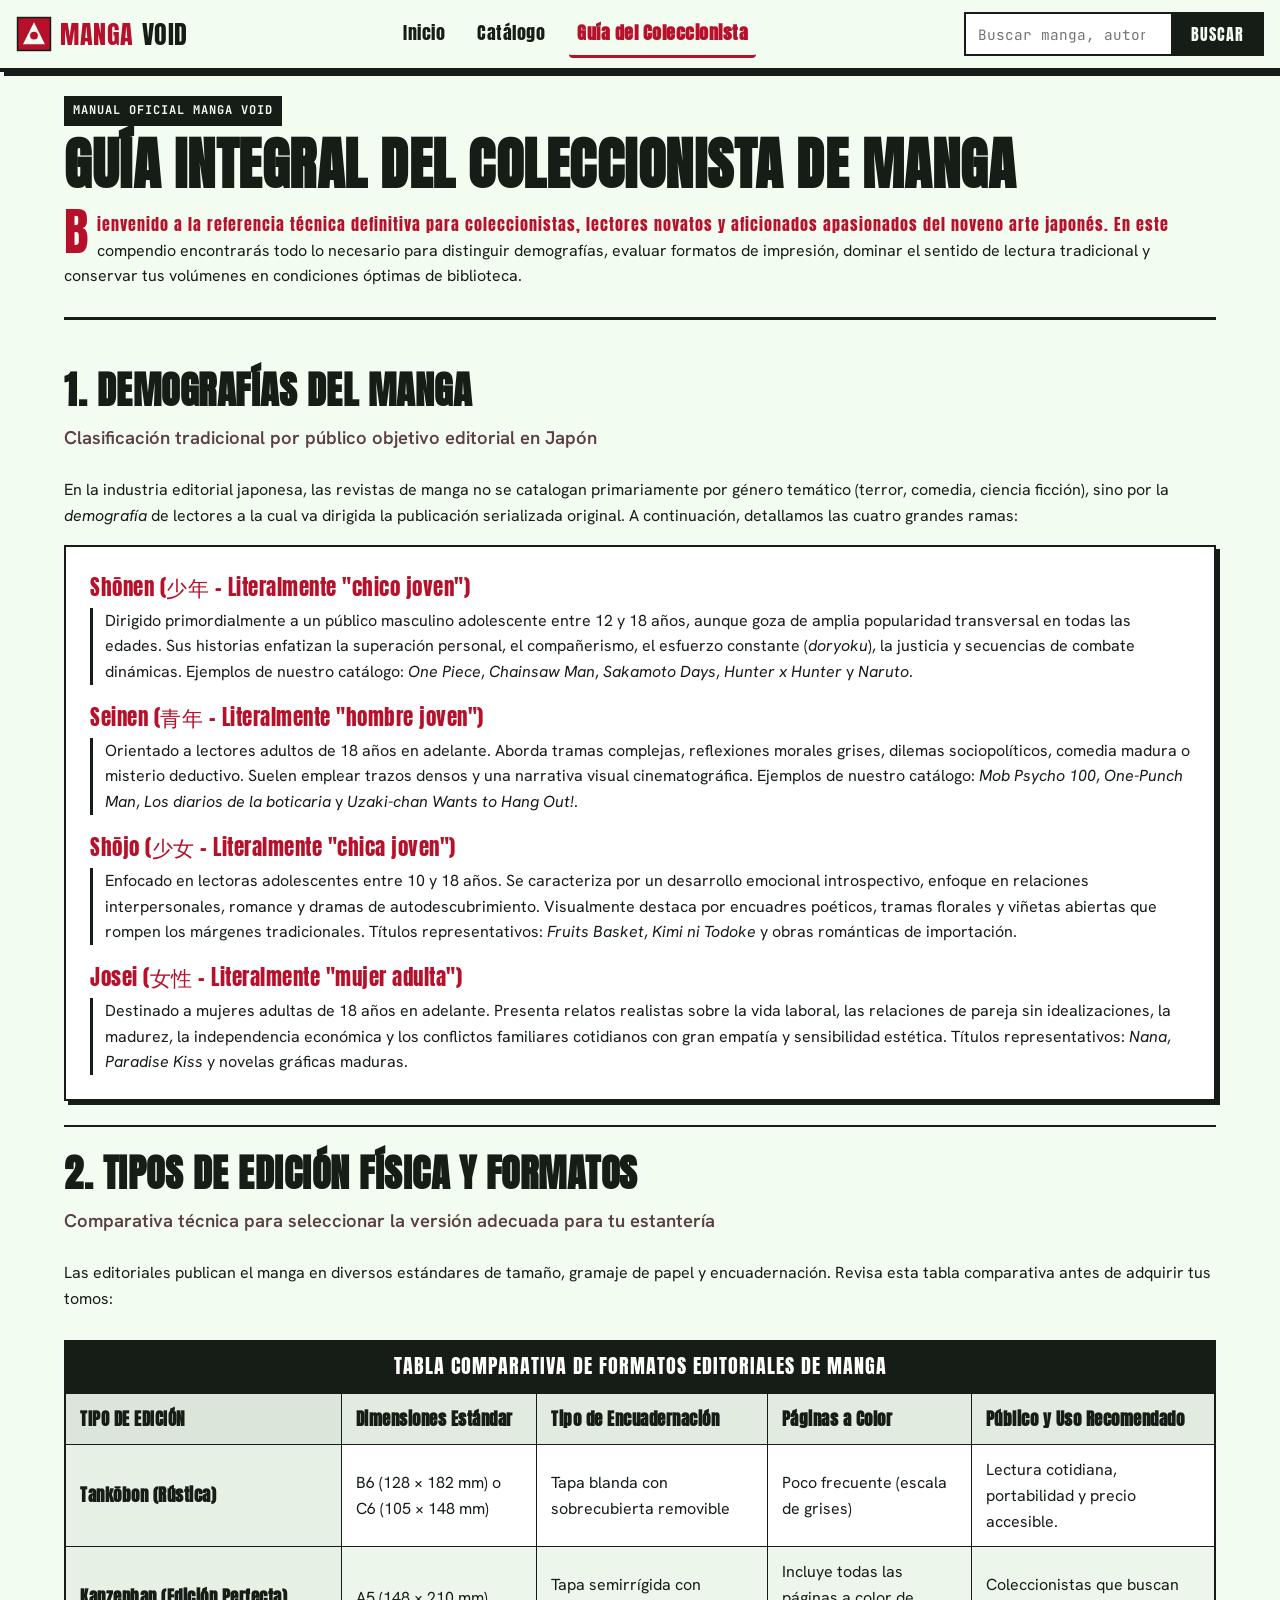
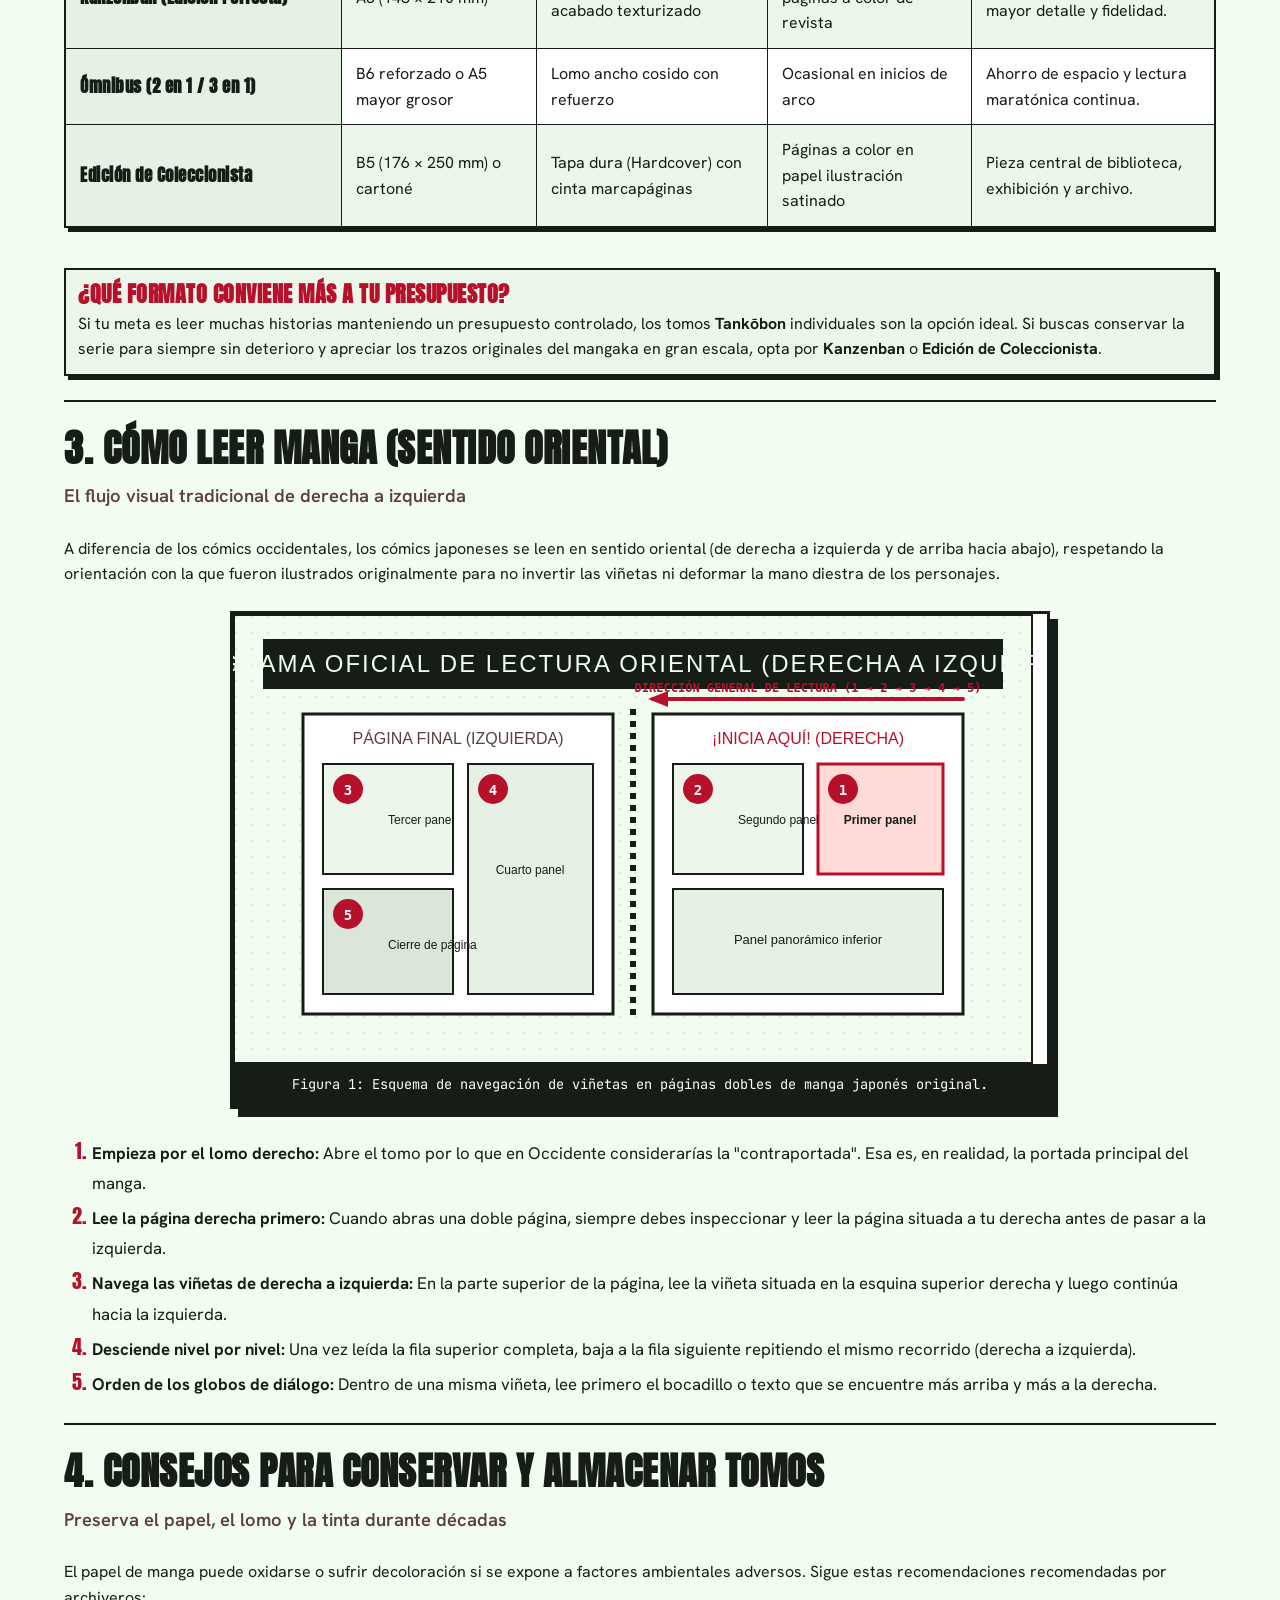
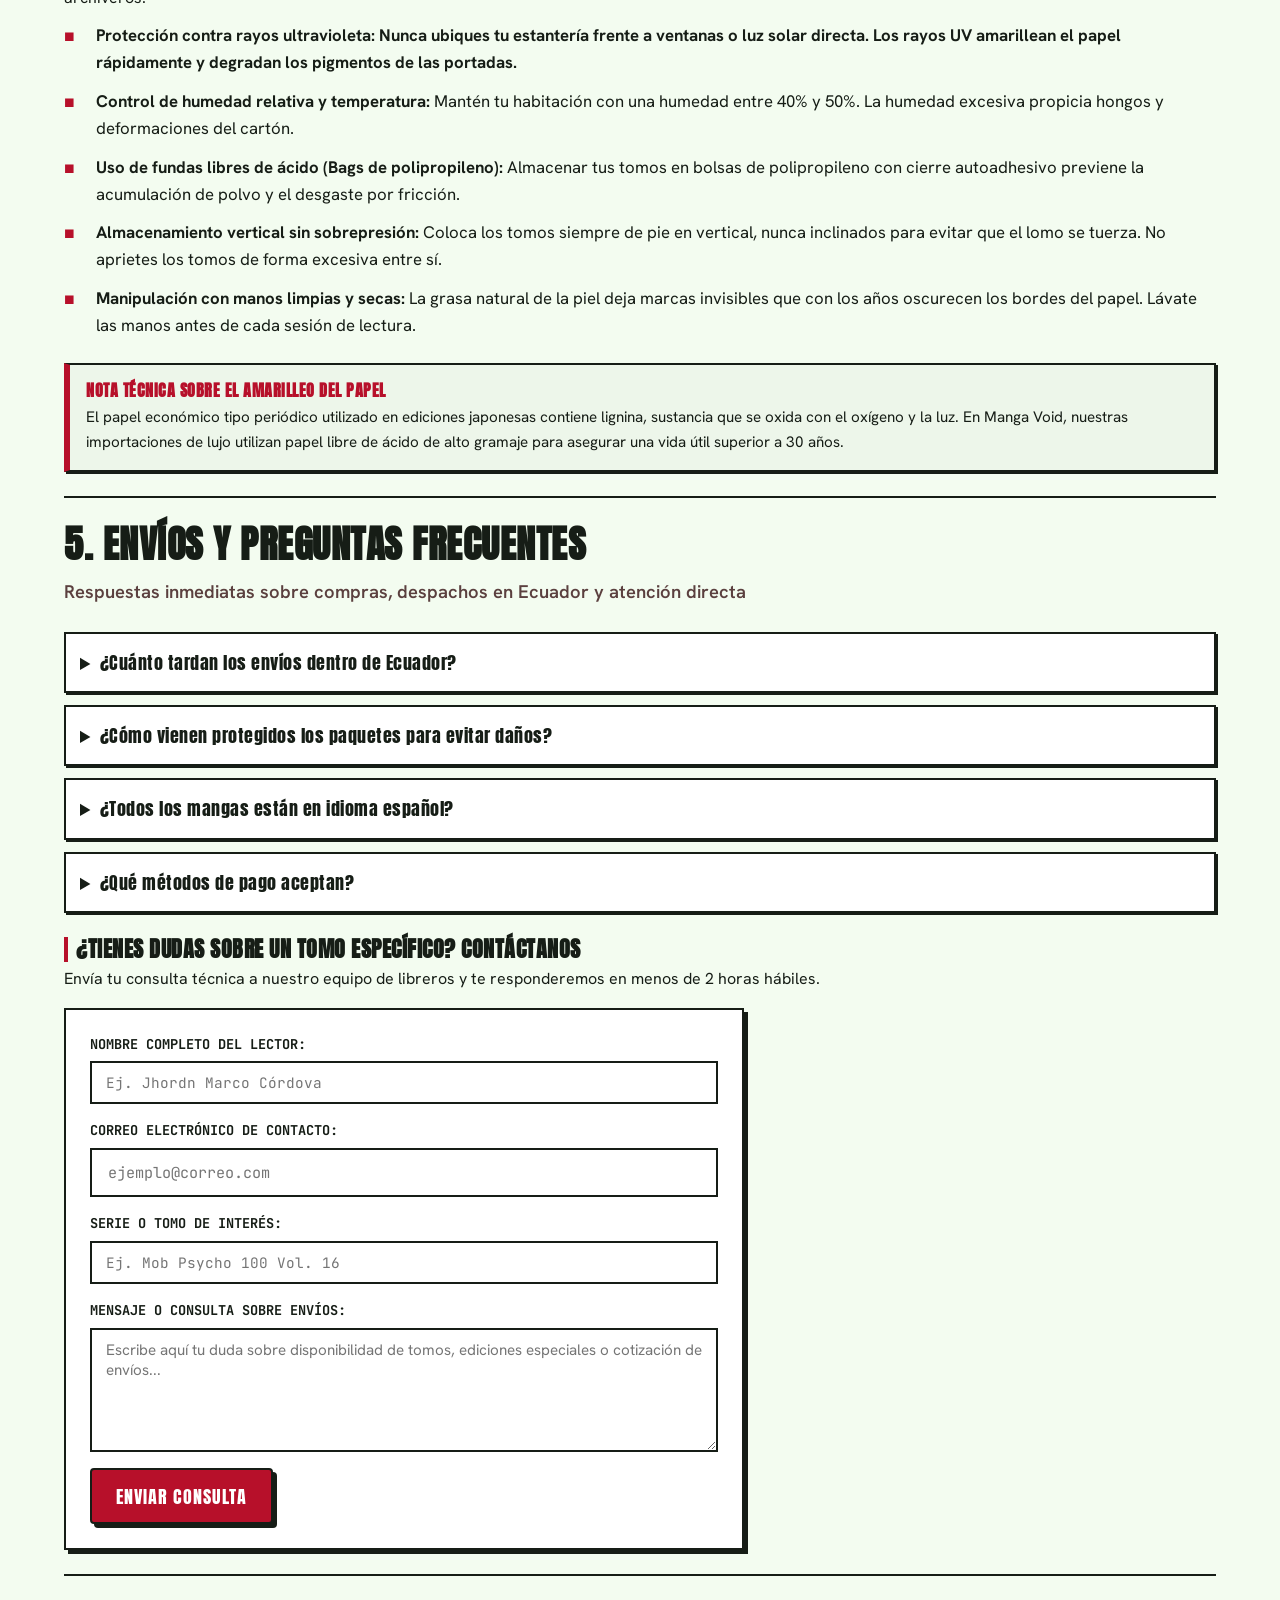
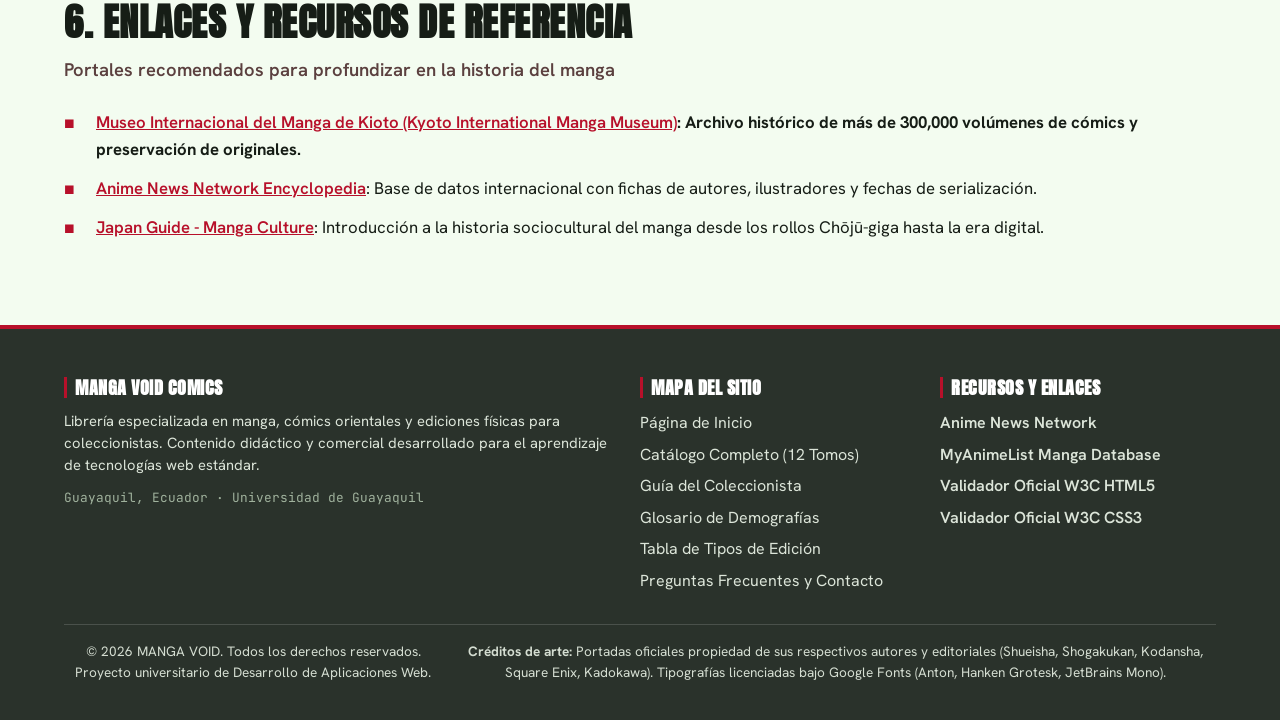
<file: pagina3.html>
<!DOCTYPE html>
<html lang="es">
<head>
  <meta charset="UTF-8">
  <meta name="viewport" content="width=device-width, initial-scale=1.0">
  <title>MANGA VOID | Guía Integral del Coleccionista de Manga Físico</title>
  <meta name="description" content="Aprende sobre demografías del manga, formatos editoriales (tankōbon, kanzenban, ómnibus), sentido de lectura oriental, conservación de tomos y resolución de dudas sobre envíos en Ecuador.">
  
  <!-- CSS EXTERNO: Hoja de estilos principal del proyecto -->
  <link rel="stylesheet" href="css/styles.css">
</head>
<body>

  <!-- ========================================================================
       ENCABEZADO PRINCIPAL 
       Semántica: <header>, <nav>
       ======================================================================== -->
  <header class="encabezado-principal" id="encabezado-principal">
    <div class="encabezado__contenido">
      <a class="logo" href="index.html" title="Inicio - Manga Void">
        <svg class="logo__icono" xmlns="http://www.w3.org/2000/svg" viewBox="0 0 46 46" width="36" height="36" aria-hidden="true">
          <rect x="2" y="2" width="42" height="42" fill="#b7102a" stroke="#161d16" stroke-width="2"/>
          <polygon points="23,8 37,36 9,36" fill="#f3fcf0"/>
          <circle cx="23" cy="25" r="5" fill="#b7102a"/>
        </svg>
        <span class="logo__rojo">MANGA</span> <span>VOID</span>
      </a>
      <input type="checkbox" id="menu-toggle" class="menu-toggle">
      <label for="menu-toggle" class="menu-boton" aria-label="Abrir o cerrar el menú">☰</label>
      <div class="encabezado__panel">
        <nav class="menu" aria-label="Navegación principal">
          <ul>
            <li><a href="index.html">Inicio</a></li>
            <li><a href="catalogo.html">Catálogo</a></li>
            <li><a href="pagina3.html" aria-current="page">Guía del Coleccionista</a></li>
          </ul>
        </nav>
        <form class="buscador" role="search" action="#">
          <label class="solo-lectores" for="buscar">Buscar manga</label>
          <input type="search" id="buscar" name="q" placeholder="Buscar manga, autor...">
          <button type="submit">BUSCAR</button>
        </form>
      </div>
    </div>
  </header>

  <!-- ========================================================================
       CONTENIDO PRINCIPAL 
       Semántica: <main>, <section>, <article>, <aside>, <figure>, <figcaption>
       ======================================================================== -->
  <main class="contenedor" style="padding-top: var(--espacio-grande); padding-bottom: var(--espacio-seccion);">

    <!-- Encabezado introductorio de la guía -->
    <header style="margin-bottom: var(--espacio-grande); border-bottom: 3px solid var(--color-tinta); padding-bottom: var(--espacio-medio);">
      <span class="etiqueta-chip" style="background-color: var(--color-tinta);">MANUAL OFICIAL MANGA VOID</span>
      <h1>GUÍA INTEGRAL DEL COLECCIONISTA DE MANGA</h1>
      <p class="parrafo-capitular parrafo-destacado">
        Bienvenido a la referencia técnica definitiva para coleccionistas, lectores novatos y aficionados apasionados del noveno arte japonés. En este compendio encontrarás todo lo necesario para distinguir demografías, evaluar formatos de impresión, dominar el sentido de lectura tradicional y conservar tus volúmenes en condiciones óptimas de biblioteca.
      </p>
    </header>

    <!-- ----------------------------------------------------------------------
         SECCIÓN 1: DEMOGRAFÍAS (#demografias) — Usa <dl>, <dt>, <dd>
         ---------------------------------------------------------------------- -->
    <section id="demografias" class="guia-seccion" aria-labelledby="titulo-demografias">
      <h2 id="titulo-demografias">1. Demografías del Manga</h2>
      <p class="subtitulo-seccion">Clasificación tradicional por público objetivo editorial en Japón</p>
      
      <p>
        En la industria editorial japonesa, las revistas de manga no se catalogan primariamente por género temático (terror, comedia, ciencia ficción), sino por la <em>demografía</em> de lectores a la cual va dirigida la publicación serializada original. A continuación, detallamos las cuatro grandes ramas:
      </p>

      <dl class="definiciones-demografias">
        <dt>Shōnen (少年 - Literalmente "chico joven")</dt>
        <dd>
          Dirigido primordialmente a un público masculino adolescente entre 12 y 18 años, aunque goza de amplia popularidad transversal en todas las edades. Sus historias enfatizan la superación personal, el compañerismo, el esfuerzo constante (<em>doryoku</em>), la justicia y secuencias de combate dinámicas. Ejemplos de nuestro catálogo: <em>One Piece</em>, <em>Chainsaw Man</em>, <em>Sakamoto Days</em>, <em>Hunter x Hunter</em> y <em>Naruto</em>.
        </dd>

        <dt>Seinen (青年 - Literalmente "hombre joven")</dt>
        <dd>
          Orientado a lectores adultos de 18 años en adelante. Aborda tramas complejas, reflexiones morales grises, dilemas sociopolíticos, comedia madura o misterio deductivo. Suelen emplear trazos densos y una narrativa visual cinematográfica. Ejemplos de nuestro catálogo: <em>Mob Psycho 100</em>, <em>One-Punch Man</em>, <em>Los diarios de la boticaria</em> y <em>Uzaki-chan Wants to Hang Out!</em>.
        </dd>

        <dt>Shōjo (少女 - Literalmente "chica joven")</dt>
        <dd>
          Enfocado en lectoras adolescentes entre 10 y 18 años. Se caracteriza por un desarrollo emocional introspectivo, enfoque en relaciones interpersonales, romance y dramas de autodescubrimiento. Visualmente destaca por encuadres poéticos, tramas florales y viñetas abiertas que rompen los márgenes tradicionales. Títulos representativos: <em>Fruits Basket</em>, <em>Kimi ni Todoke</em> y obras románticas de importación.
        </dd>

        <dt>Josei (女性 - Literalmente "mujer adulta")</dt>
        <dd>
          Destinado a mujeres adultas de 18 años en adelante. Presenta relatos realistas sobre la vida laboral, las relaciones de pareja sin idealizaciones, la madurez, la independencia económica y los conflictos familiares cotidianos con gran empatía y sensibilidad estética. Títulos representativos: <em>Nana</em>, <em>Paradise Kiss</em> y novelas gráficas maduras.
        </dd>
      </dl>
    </section>

    <!-- ----------------------------------------------------------------------
         SECCIÓN 2: TIPOS DE EDICIÓN (#ediciones) — Usa <table>, <caption>, <thead>, <tbody>, <th> con scope
         ---------------------------------------------------------------------- -->
    <section id="ediciones" class="guia-seccion" aria-labelledby="titulo-ediciones">
      <h2 id="titulo-ediciones">2. Tipos de Edición Física y Formatos</h2>
      <p class="subtitulo-seccion">Comparativa técnica para seleccionar la versión adecuada para tu estantería</p>
      
      <p>
        Las editoriales publican el manga en diversos estándares de tamaño, gramaje de papel y encuadernación. Revisa esta tabla comparativa antes de adquirir tus tomos:
      </p>

      <div style="overflow-x: auto;">
        <table>
          <caption>TABLA COMPARATIVA DE FORMATOS EDITORIALES DE MANGA</caption>
          <thead>
            <tr>
              <!-- CSS EN LÍNEA: Fija el ancho exacto y estilo destacado para la columna de tipo de edición -->
              <th scope="col" style="width: 24%; background-color: #dce5d9; text-transform: uppercase;">Tipo de Edición</th>
              <th scope="col">Dimensiones Estándar</th>
              <th scope="col">Tipo de Encuadernación</th>
              <th scope="col">Páginas a Color</th>
              <th scope="col">Público y Uso Recomendado</th>
            </tr>
          </thead>
          <tbody>
            <tr>
              <th scope="row">Tankōbon (Rústica)</th>
              <td>B6 (128 × 182 mm) o C6 (105 × 148 mm)</td>
              <td>Tapa blanda con sobrecubierta removible</td>
              <td>Poco frecuente (escala de grises)</td>
              <td>Lectura cotidiana, portabilidad y precio accesible.</td>
            </tr>
            <tr>
              <th scope="row">Kanzenban (Edición Perfecta)</th>
              <td>A5 (148 × 210 mm)</td>
              <td>Tapa semirrígida con acabado texturizado</td>
              <td>Incluye todas las páginas a color de revista</td>
              <td>Coleccionistas que buscan mayor detalle y fidelidad.</td>
            </tr>
            <tr>
              <th scope="row">Ómnibus (2 en 1 / 3 en 1)</th>
              <td>B6 reforzado o A5 mayor grosor</td>
              <td>Lomo ancho cosido con refuerzo</td>
              <td>Ocasional en inicios de arco</td>
              <td>Ahorro de espacio y lectura maratónica continua.</td>
            </tr>
            <tr>
              <th scope="row">Edición de Coleccionista</th>
              <td>B5 (176 × 250 mm) o cartoné</td>
              <td>Tapa dura (Hardcover) con cinta marcapáginas</td>
              <td>Páginas a color en papel ilustración satinado</td>
              <td>Pieza central de biblioteca, exhibición y archivo.</td>
            </tr>
          </tbody>
        </table>
      </div>

      <article class="tarjeta-manga" style="margin-top: var(--espacio-medio); background-color: var(--color-superficie-baja);">
        <h3 style="color: var(--color-primario);">¿Qué formato conviene más a tu presupuesto?</h3>
        <p style="margin-bottom: 0;">
          Si tu meta es leer muchas historias manteniendo un presupuesto controlado, los tomos <strong>Tankōbon</strong> individuales son la opción ideal. Si buscas conservar la serie para siempre sin deterioro y apreciar los trazos originales del mangaka en gran escala, opta por <strong>Kanzenban</strong> o <strong>Edición de Coleccionista</strong>.
        </p>
      </article>
    </section>

    <!-- ----------------------------------------------------------------------
         SECCIÓN 3: CÓMO LEER MANGA 
         ---------------------------------------------------------------------- -->
    <section id="lectura" class="guia-seccion" aria-labelledby="titulo-lectura">
      <h2 id="titulo-lectura">3. Cómo Leer Manga (Sentido Oriental)</h2>
      <p class="subtitulo-seccion">El flujo visual tradicional de derecha a izquierda</p>
      
      <p>
        A diferencia de los cómics occidentales, los cómics japoneses se leen en sentido oriental (de derecha a izquierda y de arriba hacia abajo), respetando la orientación con la que fueron ilustrados originalmente para no invertir las viñetas ni deformar la mano diestra de los personajes.
      </p>

      <figure style="margin: var(--espacio-grande) auto; max-width: 820px; border: 3px solid var(--color-tinta); box-shadow: var(--sombra-dura-grande); background-color: #ffffff;">
        <img src="img/guia-lectura.svg" alt="Diagrama esquemático didáctico con flechas y viñetas numeradas del 1 al 5 mostrando la secuencia de lectura oriental de derecha a izquierda" width="800" height="450" loading="lazy">
        <figcaption style="font-family: var(--fuente-etiquetas); font-size: 0.85rem; padding: 10px 14px; background-color: var(--color-tinta); color: #ffffff; text-align: center;">
          Figura 1: Esquema de navegación de viñetas en páginas dobles de manga japonés original.
        </figcaption>
      </figure>

      <ol class="lista-pasos-lectura" style="padding-left: 28px; line-height: 1.8; font-size: 1.05rem;">
        <li><strong>Empieza por el lomo derecho:</strong> Abre el tomo por lo que en Occidente considerarías la "contraportada". Esa es, en realidad, la portada principal del manga.</li>
        <li><strong>Lee la página derecha primero:</strong> Cuando abras una doble página, siempre debes inspeccionar y leer la página situada a tu derecha antes de pasar a la izquierda.</li>
        <li><strong>Navega las viñetas de derecha a izquierda:</strong> En la parte superior de la página, lee la viñeta situada en la esquina superior derecha y luego continúa hacia la izquierda.</li>
        <li><strong>Desciende nivel por nivel:</strong> Una vez leída la fila superior completa, baja a la fila siguiente repitiendo el mismo recorrido (derecha a izquierda).</li>
        <li><strong>Orden de los globos de diálogo:</strong> Dentro de una misma viñeta, lee primero el bocadillo o texto que se encuentre más arriba y más a la derecha.</li>
      </ol>
    </section>

    <!-- ----------------------------------------------------------------------
         SECCIÓN 4: CUIDADO Y PRESERVACIÓN 
         ---------------------------------------------------------------------- -->
    <section id="cuidado" class="guia-seccion" aria-labelledby="titulo-cuidado">
      <h2 id="titulo-cuidado">4. Consejos para Conservar y Almacenar Tomos</h2>
      <p class="subtitulo-seccion">Preserva el papel, el lomo y la tinta durante décadas</p>
      
      <p>
        El papel de manga puede oxidarse o sufrir decoloración si se expone a factores ambientales adversos. Sigue estas recomendaciones recomendadas por archiveros:
      </p>

      <ul class="lista-beneficios">
        <li>
          <strong>Protección contra rayos ultravioleta:</strong> Nunca ubiques tu estantería frente a ventanas o luz solar directa. Los rayos UV amarillean el papel rápidamente y degradan los pigmentos de las portadas.
        </li>
        <li>
          <strong>Control de humedad relativa y temperatura:</strong> Mantén tu habitación con una humedad entre 40% y 50%. La humedad excesiva propicia hongos y deformaciones del cartón.
        </li>
        <li>
          <strong>Uso de fundas libres de ácido (Bags de polipropileno):</strong> Almacenar tus tomos en bolsas de polipropileno con cierre autoadhesivo previene la acumulación de polvo y el desgaste por fricción.
        </li>
        <li>
          <strong>Almacenamiento vertical sin sobrepresión:</strong> Coloca los tomos siempre de pie en vertical, nunca inclinados para evitar que el lomo se tuerza. No aprietes los tomos de forma excesiva entre sí.
        </li>
        <li>
          <strong>Manipulación con manos limpias y secas:</strong> La grasa natural de la piel deja marcas invisibles que con los años oscurecen los bordes del papel. Lávate las manos antes de cada sesión de lectura.
        </li>
      </ul>

      <!-- CSS EN LÍNEA -->
      <aside style="border-left: 6px solid #b7102a; background-color: #edf6ea; padding: 16px; margin-top: 24px; border-top: 2px solid #161d16; border-right: 2px solid #161d16; border-bottom: 2px solid #161d16; box-shadow: var(--sombra-dura-pequena);">
        <h4 style="color: var(--color-primario); margin-bottom: 6px;">NOTA TÉCNICA SOBRE EL AMARILLEO DEL PAPEL</h4>
        <p style="margin-bottom: 0; font-size: 0.95rem;">
          El papel económico tipo periódico utilizado en ediciones japonesas contiene lignina, sustancia que se oxida con el oxígeno y la luz. En Manga Void, nuestras importaciones de lujo utilizan papel libre de ácido de alto gramaje para asegurar una vida útil superior a 30 años.
        </p>
      </aside>
    </section>

    <!-- ----------------------------------------------------------------------
         SECCIÓN 5: PREGUNTAS FRECUENTES Y CONTACTO
         ---------------------------------------------------------------------- -->
    <section id="envios" class="guia-seccion" aria-labelledby="titulo-envios">
      <h2 id="titulo-envios">5. Envíos y Preguntas Frecuentes</h2>
      <p class="subtitulo-seccion">Respuestas inmediatas sobre compras, despachos en Ecuador y atención directa</p>

      <!-- Acordeón interactivo accesible con <details> y <summary> (Sin JavaScript) -->
      <div style="margin-bottom: var(--espacio-grande);">
        
        <details class="faq-item">
          <summary>¿Cuánto tardan los envíos dentro de Ecuador?</summary>
          <p>
            Para Guayaquil y Samborondón, las entregas se realizan en 24 horas laborables. Para Quito, Cuenca y el resto de capitales provinciales, el tiempo promedio es de 48 horas mediante Servientrega o courier certificado.
          </p>
        </details>

        <details class="faq-item">
          <summary>¿Cómo vienen protegidos los paquetes para evitar daños?</summary>
          <p>
            Todos los pedidos se despachan en cajas rígidas multicapa con cantoneras de poliestireno antichoque y cada tomo se sella individualmente con plástico alveolar hermético contra humedad.
          </p>
        </details>

        <details class="faq-item">
          <summary>¿Todos los mangas están en idioma español?</summary>
          <p>
            Sí, todos los títulos de nuestro catálogo general corresponden a traducciones oficiales al español licenciadas por editoriales certificadas (traducción neutra o de España según la editorial de origen). También disponemos de tomos en japonés original bajo pedido.
          </p>
        </details>

        <details class="faq-item">
          <summary>¿Qué métodos de pago aceptan?</summary>
          <p>
            Aceptamos transferencias bancarias locales (Banco Pichincha, Banco Guayaquil, Produbanco), tarjetas de débito/crédito nacionales e internacionales y pagos en efectivo contra entrega en Guayaquil.
          </p>
        </details>

      </div>

      <!-- Formulario de contacto asociado con label for e input id -->
      <h3 style="margin-top: var(--espacio-grande); border-left: 4px solid var(--color-primario); padding-left: 8px;">
        ¿TIENES DUDAS SOBRE UN TOMO ESPECÍFICO? CONTÁCTANOS
      </h3>
      <p>Envía tu consulta técnica a nuestro equipo de libreros y te responderemos en menos de 2 horas hábiles.</p>

      <form class="formulario-contacto" action="#" method="post">
        
        <div class="campo-formulario">
          <label for="nombre-contacto">Nombre completo del lector:</label>
          <input type="text" id="nombre-contacto" name="nombre" placeholder="Ej. Jhordn Marco Córdova" required>
        </div>

        <div class="campo-formulario">
          <label for="correo-contacto">Correo electrónico de contacto:</label>
          <input type="email" id="correo-contacto" name="correo" placeholder="ejemplo@correo.com" required>
        </div>

        <div class="campo-formulario">
          <label for="manga-interes">Serie o tomo de interés:</label>
          <input type="text" id="manga-interes" name="manga_interes" placeholder="Ej. Mob Psycho 100 Vol. 16">
        </div>

        <div class="campo-formulario">
          <label for="mensaje-contacto">Mensaje o consulta sobre envíos:</label>
          <textarea id="mensaje-contacto" name="mensaje" rows="5" placeholder="Escribe aquí tu duda sobre disponibilidad de tomos, ediciones especiales o cotización de envíos..." required></textarea>
        </div>

        <button type="submit" class="boton-primario">ENVIAR CONSULTA</button>

      </form>

    </section>

    <!-- ----------------------------------------------------------------------
         RECURSOS EXTERNOS DE REFERENCIA SOBRE MANGA
         ---------------------------------------------------------------------- -->
    <section class="guia-seccion" aria-labelledby="titulo-recursos">
      <h2 id="titulo-recursos">6. Enlaces y Recursos de Referencia</h2>
      <p class="subtitulo-seccion">Portales recomendados para profundizar en la historia del manga</p>
      
      <ul class="lista-beneficios">
        <li>
          <a href="https://www.kyotomm.jp/en/" class="enlace-destacado" target="_blank" rel="noopener noreferrer">Museo Internacional del Manga de Kioto (Kyoto International Manga Museum)</a>: Archivo histórico de más de 300,000 volúmenes de cómics y preservación de originales.
        </li>
        <li>
          <a href="https://www.animenewsnetwork.com/encyclopedia/" class="enlace-destacado" target="_blank" rel="noopener noreferrer">Anime News Network Encyclopedia</a>: Base de datos internacional con fichas de autores, ilustradores y fechas de serialización.
        </li>
        <li>
          <a href="https://www.japan-guide.com/e/e2070.html" class="enlace-destacado" target="_blank" rel="noopener noreferrer">Japan Guide - Manga Culture</a>: Introducción a la historia sociocultural del manga desde los rollos Chōjū-giga hasta la era digital.
        </li>
      </ul>
    </section>

  </main>

  <!-- ========================================================================
       PIE DE PÁGINA (FOOTER)
       Semántica: <footer>
       ======================================================================== -->
  <footer class="pie-de-pagina">
    <div class="contenedor">
      
      <div class="footer-columnas">
        
        <div class="footer-seccion">
          <h4 style="color: #ffffff;">MANGA VOID COMICS</h4>
          <p style="color: #dce5d9; font-size: 0.92rem; line-height: 1.5;">
            Librería especializada en manga, cómics orientales y ediciones físicas para coleccionistas. Contenido didáctico y comercial desarrollado para el aprendizaje de tecnologías web estándar.
          </p>
          <p style="font-family: var(--fuente-etiquetas); font-size: 0.8rem; color: #a0b29d;">
            Guayaquil, Ecuador · Universidad de Guayaquil
          </p>
        </div>

        <div class="footer-seccion">
          <h4>MAPA DEL SITIO</h4>
          <ul>
            <li><a href="index.html">Página de Inicio</a></li>
            <li><a href="catalogo.html">Catálogo Completo (12 Tomos)</a></li>
            <li><a href="pagina3.html">Guía del Coleccionista</a></li>
            <li><a href="pagina3.html#demografias">Glosario de Demografías</a></li>
            <li><a href="pagina3.html#ediciones">Tabla de Tipos de Edición</a></li>
            <li><a href="pagina3.html#envios">Preguntas Frecuentes y Contacto</a></li>
          </ul>
        </div>

        <div class="footer-seccion">
          <h4>RECURSOS Y ENLACES</h4>
          <ul>
            <li><a href="https://www.animenewsnetwork.com/" target="_blank" rel="noopener noreferrer">Anime News Network</a></li>
            <li><a href="https://myanimelist.net/" target="_blank" rel="noopener noreferrer">MyAnimeList Manga Database</a></li>
            <li><a href="https://validator.w3.org/" target="_blank" rel="noopener noreferrer">Validador Oficial W3C HTML5</a></li>
            <li><a href="https://jigsaw.w3.org/css-validator/" target="_blank" rel="noopener noreferrer">Validador Oficial W3C CSS3</a></li>
          </ul>
        </div>

      </div>

      <div class="footer-creditos">
        <p>
          © 2026 MANGA VOID. Todos los derechos reservados. Proyecto universitario de Desarrollo de Aplicaciones Web.
        </p>
        <p>
          <strong>Créditos de arte:</strong> Portadas oficiales propiedad de sus respectivos autores y editoriales (Shueisha, Shogakukan, Kodansha, Square Enix, Kadokawa). Tipografías licenciadas bajo Google Fonts (Anton, Hanken Grotesk, JetBrains Mono).
        </p>
      </div>

    </div>
  </footer>

</body>
</html>
</file>
<file: css/styles.css>
/*
/* ===== CSS EXTERNO: Vinculado mediante <link rel="stylesheet" href="css/styles.css"> ===== */

/* --------------------------------------------------------------------------
   IMPORTACIÓN DE FUENTES TIPOGRÁFICAS (Google Fonts)
   1. Anton: Titulares condensados y sonoros de impacto manga.
   2. Hanken Grotesk: Párrafos y textos de alta legibilidad moderna.
   3. JetBrains Mono: Datos técnicos, metadatos, precios e ISBN.
   -------------------------------------------------------------------------- */
@import url('https://fonts.googleapis.com/css2?family=Anton&family=Hanken+Grotesk:ital,wght@0,400;0,600;0,700;1,400&family=JetBrains+Mono:wght@400;500;700&display=swap');

/* ==========================================================================
   5.4 VARIABLES CSS (CUSTOM PROPERTIES EN :ROOT)
   ========================================================================== */
:root {
  /* Tokens cromáticos primarios y de contraste */
  --color-primario: #b7102a;             
  --color-primario-oscuro: #92001c;      
  --color-primario-contenedor: #db313f;  
  --color-tinta: #161d16;                
  --color-papel: #f3fcf0;                
  --color-superficie: #ffffff;           
  --color-superficie-baja: #edf6ea;      
  --color-superficie-media: #e7f0e5;     
  --color-superficie-alta: #e2ebdf;      
  --color-superficie-inversa: #2a322b;   
  --color-texto-inverso: #eaf3e7;        
  --color-texto-secundario: #5b403f;     
  --color-borde: #161d16;                
  --color-borde-variante: #e4bebc;       
  --color-secundario: #485f84;           
  --color-terciario: #286182;            

  /* Familias tipográficas con fuentes de respaldo  */
  --fuente-titulos: 'Anton', Impact, 'Arial Black', sans-serif;
  --fuente-texto: 'Hanken Grotesk', -apple-system, BlinkMacSystemFont, 'Segoe UI', Roboto, sans-serif;
  --fuente-etiquetas: 'JetBrains Mono', 'Courier New', Courier, monospace;

  /* Sistema métrico y espaciado proporcional  */
  --espacio-base: 8px;                   
  --espacio-pequeno: 12px;               
  --espacio-medio: 16px;                 
  --espacio-grande: 24px;                
  --espacio-seccion: 48px;               
  --espacio-seccion-lg: 64px;            
  --margen-movil: 16px;                  
  --margen-escritorio: 64px;             
  --ancho-maximo: 1320px;                

  /* Estética Manga-Industrial: Sombras duras sin desenfoque */
  --sombra-dura: 4px 4px 0 var(--color-tinta);
  --sombra-dura-grande: 8px 8px 0 var(--color-tinta);
  --sombra-dura-pequena: 2px 2px 0 var(--color-tinta);
  --sombra-dura-inversa: 4px 4px 0 var(--color-papel);

  /* Esquinas según sistema de diseño: 0px en contenedores, 4px en botones */
  --radio-cero: 0px;
  --radio-boton: 4px;
}

/* 

/* ==========================================================================
   5.2 DEMOSTRACIÓN COMPLETA DE SELECTORES CSS (CON COMENTARIOS REQUERIDOS)
   ========================================================================== */

/* ========== SELECTOR: Universal | Ejemplo: *  ========== */
*,
*::before,
*::after {
  box-sizing: border-box;
  margin: 0;
  padding: 0;
}

/* ========== SELECTOR: Elemento | Ejemplo: body  ========== */
body {
  font-family: var(--fuente-texto);
  font-size: 16px;
  line-height: 1.6;
  color: var(--color-tinta);
  background-color: var(--color-papel);
  /* Fondo Screentone estilo trama de manga impresa al 5% de opacidad */
  background-image: radial-gradient(var(--color-tinta) 0.6px, transparent 0.6px);
  background-size: 20px 20px;
  background-attachment: fixed;
  min-height: 100vh;
  display: flex;
  flex-direction: column;
  overflow-x: hidden;
}

/* ========== SELECTOR: Agrupación  | Ejemplo: h1, h2, h3  ========== */
h1, h2, h3, h4 {
  font-family: var(--fuente-titulos);
  text-transform: uppercase;
  letter-spacing: 0.5px;
  line-height: 1.15;
  color: var(--color-tinta);
}

/* ========== SELECTOR: Elemento | Ejemplo: h1  ========== */
h1 {
  font-size: clamp(2rem, 5vw, 3.5rem);
  margin-bottom: var(--espacio-medio);
}

/* ========== SELECTOR: Elemento | Ejemplo: h2  ========== */
h2 {
  font-size: clamp(1.6rem, 3.5vw, 2.4rem);
  margin-bottom: var(--espacio-pequeno);
}

/* ========== SELECTOR: Elemento | Ejemplo: h3  ========== */
h3 {
  font-size: 1.35rem;
  margin-bottom: 4px;
}

/* ========== SELECTOR: Elemento | Ejemplo: p  ========== */
p {
  margin-bottom: var(--espacio-pequeno);
}

/* ========== SELECTOR: Elemento | Ejemplo: a  ========== */
a {
  color: inherit;
  text-decoration: none;
  transition: color 0.2s ease, background-color 0.2s ease, transform 0.2s ease;
}

/* ========== SELECTOR: Elemento | Ejemplo: img  ========== */
img {
  max-width: 100%;
  height: auto;
  display: block;
}

/* ========== SELECTOR: Elemento | Ejemplo: ul  ========== */
ul {
  list-style: none;
}

/* ========== SELECTOR: Elemento | Ejemplo: table  ========== */
table {
  width: 100%;
  border-collapse: collapse;
  margin-top: var(--espacio-medio);
  margin-bottom: var(--espacio-grande);
  background-color: var(--color-superficie);
  border: 2px solid var(--color-tinta);
  box-shadow: var(--sombra-dura);
}

/* ========== SELECTOR: Clase | Ejemplo: .tarjeta-manga  ========== */
.tarjeta-manga {
  background-color: var(--color-superficie);
  border: 2px solid var(--color-borde);
  border-radius: var(--radio-cero);
  box-shadow: var(--sombra-dura);
  display: flex;
  flex-direction: column;
  padding: var(--espacio-pequeno);
  position: relative;
  transition: transform 0.2s ease, box-shadow 0.2s ease;
}

/* ========== SELECTOR: Clase | Ejemplo: .boton-primario  ========== */
.boton-primario {
  background-color: var(--color-primario);
  color: #ffffff;
  font-family: var(--fuente-titulos);
  font-size: 1.15rem;
  padding: 12px 24px;
  border: 2px solid var(--color-tinta);
  border-radius: var(--radio-boton);
  box-shadow: var(--sombra-dura);
  cursor: pointer;
  display: inline-block;
  text-align: center;
  text-transform: uppercase;
  letter-spacing: 1px;
}


/* ========== SELECTOR: Id | Ejemplo: #bloque-suscripcion  ========== */
#bloque-suscripcion {
  background-color: var(--color-tinta);
  color: var(--color-texto-inverso);
  border-top: 4px solid var(--color-primario);
  border-bottom: 2px solid var(--color-tinta);
  padding: var(--espacio-seccion) 0;
  position: relative;
}

/* ========== SELECTOR: Elemento + clase | Ejemplo: article.tarjeta-manga  ========== */
article.tarjeta-manga {
  height: 100%;
}

/* ========== SELECTOR: Elemento + clase | Ejemplo: p.descripcion-manga  ========== */
p.descripcion-manga {
  color: var(--color-texto-secundario);
  font-size: 0.92rem;
  line-height: 1.45;
  margin-top: 6px;
  margin-bottom: var(--espacio-medio);
}

/* ========== SELECTOR: Elemento + clase | Ejemplo: a.boton-accion  ========== */
a.boton-accion {
  background-color: var(--color-tinta);
  color: var(--color-papel);
  font-family: var(--fuente-etiquetas);
  font-size: 0.85rem;
  font-weight: 700;
  padding: 8px 14px;
  border: 2px solid var(--color-tinta);
  border-radius: var(--radio-boton);
  text-transform: uppercase;
  display: inline-block;
}

/* ========== SELECTOR: Combinador descendiente | Ejemplo: nav a  ========== */
nav a {
  font-family: var(--fuente-titulos);
  font-size: 1.15rem;
  letter-spacing: 0.5px;
  padding: 6px 12px;
  border-bottom: 3px solid transparent;
}

/* ========== SELECTOR: Combinador hijo directo | Ejemplo: ul > li  ========== */
ul.lista-beneficios > li {
  position: relative;
  padding-left: 32px;
  margin-bottom: var(--espacio-pequeno);
  font-size: 1.05rem;
}

/* ========== SELECTOR: Combinador hermano adyacente | Ejemplo: h2 + p  ========== */
h2 + p.subtitulo-seccion {
  font-size: 1.15rem;
  color: var(--color-texto-secundario);
  font-weight: 600;
  margin-bottom: var(--espacio-grande);
}

/* ========== SELECTOR: Combinador hermano general | Ejemplo: h2 ~ p  ========== */
.contenido-articulo h2 ~ p {
  color: var(--color-tinta);
  line-height: 1.7;
}

/* ========== SELECTOR: Pseudoclase | Ejemplo: :hover  ========== */
.tarjeta-manga:hover {
  transform: translate(-4px, -4px);
  box-shadow: var(--sombra-dura-grande);
}

/* ========== SELECTOR: Pseudoclase | Ejemplo: :focus | Qué hace: Ilumina con borde carmesí de 2px e indicador visible cualquier input que reciba foco de teclado ========== */
input:focus,
textarea:focus,
select:focus {
  outline: none;
  border-color: var(--color-primario);
  box-shadow: 0 0 0 3px rgba(183, 16, 42, 0.25);
}

/* ========== SELECTOR: Pseudoclase | Ejemplo: :active  ========== */
.boton-primario:active,
a.boton-accion:active {
  transform: translate(2px, 2px);
  box-shadow: var(--sombra-dura-pequena);
}

/* ========== SELECTOR: Pseudoclase | Ejemplo: :link  ========== */
.enlace-destacado:link {
  color: var(--color-primario);
  text-decoration: underline;
}

/* ========== SELECTOR: Pseudoclase | Ejemplo: :visited  ========== */
.enlace-destacado:visited {
  color: var(--color-secundario);
}

/* ========== SELECTOR: Pseudoclase | Ejemplo: :first-child  ========== */
ul.lista-beneficios > li:first-child {
  font-weight: 700;
}

/* ========== SELECTOR: Pseudoclase | Ejemplo: :last-child  ========== */
.columna-informacion > p:last-child {
  margin-bottom: 0;
}

/* ========== SELECTOR: Pseudoclase | Ejemplo: :nth-child(2n)  ========== */
table tbody tr:nth-child(2n) {
  background-color: var(--color-superficie-baja);
}

/* ========== SELECTOR: Pseudoelemento | Ejemplo: ::before  ========== */
ul.lista-beneficios > li::before {
  content: "■";
  color: var(--color-primario);
  font-size: 1.1rem;
  position: absolute;
  left: 0;
  top: 0;
}

/* ========== SELECTOR: Pseudoelemento | Ejemplo: ::after  ========== */
a.enlace-con-flecha::after {
  content: " →";
  font-weight: bold;
  transition: transform 0.2s ease;
  display: inline-block;
}
a.enlace-con-flecha:hover::after {
  transform: translateX(4px);
}

/* ========== SELECTOR: Pseudoelemento | Ejemplo: ::first-letter  ========== */
p.parrafo-capitular::first-letter {
  font-family: var(--fuente-titulos);
  font-size: 3.2rem;
  float: left;
  line-height: 0.8;
  margin-right: 8px;
  color: var(--color-primario);
}

/* ========== SELECTOR: Pseudoelemento | Ejemplo: ::first-line  ========== */
p.parrafo-destacado::first-line {
  font-family: var(--fuente-titulos);
  letter-spacing: 1px;
  color: var(--color-primario);
}

/* ========== SELECTOR: Pseudoelemento | Ejemplo: ::marker  ========== */
ol.lista-pasos-lectura li::marker {
  color: var(--color-primario);
  font-family: var(--fuente-titulos);
  font-size: 1.25rem;
}

/* ========== SELECTOR: Pseudoelemento | Ejemplo: ::selection  ========== */
::selection {
  background-color: var(--color-primario);
  color: #ffffff;
}

/* ========== SELECTOR: Atributo | Ejemplo: a[target]  ========== */
a[target="_blank"] {
  cursor: alias;
}

/* ========== SELECTOR: Atributo | Ejemplo: input[type="text"]  ========== */
input[type="text"],
input[type="search"] {
  font-family: var(--fuente-etiquetas);
  font-size: 0.9rem;
  padding: 10px 14px;
  background-color: var(--color-superficie);
  border: 2px solid var(--color-tinta);
  border-radius: var(--radio-cero);
}

/* ========== SELECTOR: Atributo | Ejemplo: input[type="email"]  ========== */
input[type="email"] {
  font-family: var(--fuente-etiquetas);
  font-size: 0.95rem;
  padding: 12px 16px;
  background-color: var(--color-superficie);
  border: 2px solid var(--color-tinta);
  border-radius: var(--radio-cero);
}

/* ========== SELECTOR: Atributo | Ejemplo: a[href^="https"]  ========== */
a[href^="https"] {
  font-weight: 600;
}

/* ========== SELECTOR: Atributo | Ejemplo: a[href$=".html"]  ========== */
a[href$=".html"] {
  position: relative;
}

/* ========== SELECTOR: Atributo | Ejemplo: a[href*="manga"]  ========== */
a[href*="manga"] {
  letter-spacing: 0.2px;
}

/* ========== SELECTOR: Atributo | Ejemplo: [class*="etiqueta"]  ========== */
[class*="etiqueta"] {
  font-family: var(--fuente-etiquetas);
  font-size: 0.75rem;
  font-weight: 700;
  text-transform: uppercase;
  letter-spacing: 1px;
}

/* ========== SELECTOR: Atributo | Ejemplo: [class="boton-primario"]  ========== */
[class="boton-primario"] {
  font-weight: normal;
}

/* ==========================================================================
   MODELO DE CAJA Y MODOS DE VISUALIZACIÓN (DISPLAY)
   --------------------------------------------------------------------------
   - margin: Espacio externo alrededor de la caja.
   - border: Contorno delimitador sólido de 2px de estilo cómic.
   - padding: Espacio interno entre el borde y el contenido.
   - width / height: Dimensiones calculadas según box-sizing: border-box.
   - display block / inline / inline-block explicados y usados puntualmente.
   ========================================================================== */

/* Bloque contenedor central con límites y márgenes laterales */
.contenedor {
  width: 100%;
  max-width: var(--ancho-maximo);
  margin-left: auto;
  margin-right: auto;
  padding-left: var(--margen-movil);
  padding-right: var(--margen-movil);
}

/* DISPLAY: BLOCK — Elemento que ocupa todo el ancho de su línea */
.bloque-completo {
  display: block;
  width: 100%;
}

/* DISPLAY: INLINE-BLOCK — Permite aplicar dimensiones, padding y margin respetando el flujo de texto (usado en etiquetas/chips) */
.etiqueta-chip {
  display: inline-block;
  padding: 4px 8px;
  border: 1px solid var(--color-tinta);
  background-color: var(--color-tinta);
  color: var(--color-papel);
  margin-right: 6px;
  margin-bottom: 6px;
}

/* DISPLAY: INLINE — Fluye de forma natural con el texto sin generar quiebre de línea */
.texto-resaltado {
  display: inline;
  color: var(--color-primario);
  font-weight: 700;
}

/* ========================================================================== */
/* ===== TÉCNICA DE MAQUETACIÓN 1: FLEXBOX ===== */
/* Utilizado en: Hero layout, Footer, Barras de precios, Franja de editoriales
   y en el bloque del Encabezado principal al final de esta hoja de estilos. */
/* ========================================================================== */

/* Hero con maquetación Flexbox */
.bloque-hero {
  display: flex;
  flex-direction: column;
  gap: var(--espacio-grande);
  align-items: center;
  padding-top: var(--espacio-seccion);
  padding-bottom: var(--espacio-seccion);
}

.hero-informacion {
  display: flex;
  flex-direction: column;
  align-items: flex-start;
  gap: var(--espacio-medio);
  flex: 1;
}

.hero-visual {
  flex: 1;
  width: 100%;
  max-width: 440px;
}

.hero-visual figure {
  border: 3px solid var(--color-tinta);
  box-shadow: var(--sombra-dura-grande);
  background-color: #ffffff;
  overflow: hidden;
}

.hero-visual figcaption {
  font-family: var(--fuente-etiquetas);
  font-size: 0.8rem;
  padding: 8px 12px;
  background-color: var(--color-tinta);
  color: var(--color-papel);
  text-align: center;
}

.botones-hero {
  display: flex;
  gap: var(--espacio-medio);
  flex-wrap: wrap;
}

.boton-secundario {
  background-color: var(--color-superficie);
  color: var(--color-tinta);
  font-family: var(--fuente-titulos);
  font-size: 1.15rem;
  padding: 12px 24px;
  border: 2px solid var(--color-tinta);
  border-radius: var(--radio-boton);
  box-shadow: var(--sombra-dura);
  cursor: pointer;
  display: inline-block;
  text-align: center;
  text-transform: uppercase;
}

/* Barra de precio y botón en la tarjeta de manga */
.pie-tarjeta-manga {
  display: flex;
  align-items: center;
  justify-content: space-between;
  margin-top: auto;
  padding-top: var(--espacio-pequeno);
  border-top: 1px dashed var(--color-borde);
}

.precio-manga {
  font-family: var(--fuente-titulos);
  font-size: 1.5rem;
  color: var(--color-primario);
}

/* Franja de editoriales y aliados */
.franja-editoriales {
  background-color: var(--color-superficie-media);
  border-top: 2px solid var(--color-tinta);
  border-bottom: 2px solid var(--color-tinta);
  padding: var(--espacio-grande) 0;
  text-align: center;
}

.editoriales-lista {
  display: flex;
  justify-content: center;
  align-items: center;
  gap: var(--espacio-grande);
  flex-wrap: wrap;
  margin-top: var(--espacio-medio);
}

.editorial-item {
  background-color: var(--color-tinta);
  color: var(--color-papel);
  font-family: var(--fuente-titulos);
  font-size: 1.25rem;
  padding: 10px 20px;
  border: 2px solid var(--color-tinta);
  box-shadow: var(--sombra-dura-pequena);
  letter-spacing: 1.5px;
  transition: transform 0.2s ease, background-color 0.2s ease;
}

.editorial-item:hover {
  background-color: var(--color-primario);
  transform: translateY(-2px);
}

/* Formulario de newsletter suscripción con Flexbox */
.formulario-suscripcion {
  display: flex;
  flex-direction: column;
  gap: var(--espacio-pequeno);
  max-width: 540px;
  width: 100%;
}

.newsletter-contenedor {
  display: flex;
  flex-direction: column;
  gap: var(--espacio-grande);
  align-items: center;
}

/* Footer estructurado con Flexbox */
.pie-de-pagina {
  background-color: var(--color-superficie-inversa);
  color: var(--color-texto-inverso);
  border-top: 4px solid var(--color-primario);
  padding: var(--espacio-seccion) 0 var(--espacio-grande);
  margin-top: auto;
}

.footer-columnas {
  display: flex;
  flex-direction: column;
  gap: var(--espacio-grande);
}

.footer-seccion h4 {
  color: #ffffff;
  font-size: 1.15rem;
  margin-bottom: var(--espacio-pequeno);
  border-left: 3px solid var(--color-primario);
  padding-left: 8px;
}

.footer-seccion ul li {
  margin-bottom: 6px;
}

.footer-seccion a {
  color: #dce5d9;
}
.footer-seccion a:hover {
  color: var(--color-primario);
  text-decoration: underline;
}

.footer-creditos {
  margin-top: var(--espacio-grande);
  padding-top: var(--espacio-medio);
  border-top: 1px solid rgba(255, 255, 255, 0.15);
  display: flex;
  flex-direction: column;
  gap: 12px;
  align-items: center;
  font-size: 0.85rem;
  text-align: center;
  color: #d4ddd1;
}

/* ========================================================================== */
/* ===== TÉCNICA DE MAQUETACIÓN 2: CSS GRID ===== */
/* Utilizado en: Cuadrícula del catálogo de productos (12 tarjetas), Bloque de
   últimos lanzamientos, y Layout principal de Catálogo con Aside lateral. */
/* ========================================================================== */

/* Bloque lanzamientos de inicio en CSS Grid */
.cuadricula-lanzamientos {
  display: grid;
  grid-template-columns: 1fr;
  gap: var(--espacio-grande);
  margin-top: var(--espacio-grande);
  margin-bottom: var(--espacio-seccion);
}

/* Cuadrícula de 12 tarjetas en catalogo.html */
.cuadricula-catalogo {
  display: grid;
  grid-template-columns: 1fr;
  gap: var(--espacio-grande);
  margin-bottom: var(--espacio-seccion);
}

/* Layout de dos columnas con Grid para catálogo (Aside lateral + Productos) */
.layout-catalogo {
  display: grid;
  grid-template-columns: 1fr;
  gap: var(--espacio-grande);
  padding-top: var(--espacio-grande);
}

/* Aside de filtros en catalogo.html */
.aside-filtros {
  background-color: var(--color-superficie);
  border: 2px solid var(--color-tinta);
  box-shadow: var(--sombra-dura);
  padding: var(--espacio-medio);
  height: fit-content;
}

.grupo-filtro {
  margin-bottom: var(--espacio-medio);
  border-bottom: 1px dashed var(--color-borde);
  padding-bottom: var(--espacio-pequeno);
}

.grupo-filtro:last-child {
  border-bottom: none;
  margin-bottom: 0;
  padding-bottom: 0;
}

.grupo-filtro h4 {
  font-size: 1rem;
  margin-bottom: 8px;
  color: var(--color-primario);
}

/* Estilo para las figuras dentro de cada tarjeta */
.tarjeta-manga figure {
  margin: 0;
  position: relative;
  overflow: hidden;
  border: 1px solid var(--color-tinta);
  background-color: var(--color-superficie-baja);
}

.tarjeta-manga figure img {
  width: 100%;
  aspect-ratio: 2 / 3;
  object-fit: cover;
  transition: transform 0.3s ease, filter 0.3s ease;
}

.tarjeta-manga:hover figure img {
  transform: scale(1.03);
}

.tarjeta-manga figcaption {
  font-family: var(--fuente-etiquetas);
  font-size: 0.75rem;
  padding: 4px 8px;
  background-color: var(--color-tinta);
  color: #ffffff;
  display: flex;
  justify-content: space-between;
}

.autor-manga {
  font-family: var(--fuente-texto);
  font-size: 0.85rem;
  font-weight: 600;
  color: var(--color-texto-secundario);
}

/* ==========================================================================
   ESTILOS COMPLEMENTARIOS PARA PÁGINA 3 (GUÍA DEL COLECCIONISTA)
   ========================================================================== */
.guia-seccion {
  padding: var(--espacio-grande) 0;
  border-bottom: 2px solid var(--color-tinta);
}

.guia-seccion:last-of-type {
  border-bottom: none;
}

/* Lista de definición <dl> para demografías de manga */
dl.definiciones-demografias {
  background-color: var(--color-superficie);
  border: 2px solid var(--color-tinta);
  box-shadow: var(--sombra-dura);
  padding: var(--espacio-grande);
  margin-top: var(--espacio-medio);
}

dl.definiciones-demografias dt {
  font-family: var(--fuente-titulos);
  font-size: 1.3rem;
  color: var(--color-primario);
  margin-top: var(--espacio-medio);
  letter-spacing: 0.5px;
}

dl.definiciones-demografias dt:first-child {
  margin-top: 0;
}

dl.definiciones-demografias dd {
  font-size: 1rem;
  color: var(--color-tinta);
  margin-left: 0;
  padding-left: var(--espacio-pequeno);
  border-left: 3px solid var(--color-tinta);
  margin-top: 4px;
}

/* Estilos de tabla comparativa con encabezados accesibles scope */
table caption {
  font-family: var(--fuente-titulos);
  font-size: 1.25rem;
  padding: 10px;
  background-color: var(--color-tinta);
  color: #ffffff;
  letter-spacing: 1px;
}

table th,
table td {
  padding: 12px 14px;
  text-align: left;
  border: 1px solid var(--color-tinta);
}

table th {
  background-color: var(--color-superficie-alta);
  font-family: var(--fuente-titulos);
  font-size: 1.05rem;
  letter-spacing: 0.5px;
}

table tbody th {
  background-color: var(--color-superficie-media);
}

/* Preguntas frecuentes con <details> y <summary> */
details.faq-item {
  background-color: var(--color-superficie);
  border: 2px solid var(--color-tinta);
  box-shadow: var(--sombra-dura-pequena);
  padding: 14px;
  margin-bottom: var(--espacio-pequeno);
}

details.faq-item summary {
  font-family: var(--fuente-titulos);
  font-size: 1.15rem;
  cursor: pointer;
  color: var(--color-tinta);
  letter-spacing: 0.5px;
}

details.faq-item summary:hover {
  color: var(--color-primario);
}

details.faq-item p {
  margin-top: 10px;
  margin-bottom: 0;
  padding-top: 8px;
  border-top: 1px dashed var(--color-borde);
}

/* Formulario de contacto en la guía */
.formulario-contacto {
  background-color: var(--color-superficie);
  border: 2px solid var(--color-tinta);
  box-shadow: var(--sombra-dura);
  padding: var(--espacio-grande);
  margin-top: var(--espacio-medio);
  max-width: 680px;
}

.campo-formulario {
  display: flex;
  flex-direction: column;
  gap: 6px;
  margin-bottom: var(--espacio-medio);
}

.campo-formulario label {
  font-family: var(--fuente-etiquetas);
  font-size: 0.85rem;
  font-weight: 700;
  text-transform: uppercase;
}

.campo-formulario textarea {
  font-family: var(--fuente-texto);
  font-size: 0.95rem;
  padding: 10px 14px;
  background-color: var(--color-superficie);
  border: 2px solid var(--color-tinta);
  border-radius: var(--radio-cero);
  resize: vertical;
  min-height: 120px;
}

/* ==========================================================================
   5.5 DISEÑO RESPONSIVO (MOBILE-FIRST) CON MEDIA QUERIES
   - Móvil por defecto: Catálogo en 1 columna.
   - Tableta @media (min-width: 600px): Catálogo en 2 columnas.
   - Escritorio @media (min-width: 1024px): Catálogo en 3 columnas.
   - Comprobación: Sin desbordamiento horizontal a 360px, 768px y 1440px.
   ========================================================================== */

/* --------------------------------------------------------------------------
   TABLETA: Ancho mínimo 600px
   -------------------------------------------------------------------------- */
@media (min-width: 600px) {
  .contenedor {
    padding-left: 24px;
    padding-right: 24px;
  }

  /* Catálogo en 2 COLUMNAS para tableta */
  .cuadricula-catalogo {
    grid-template-columns: repeat(2, 1fr);
  }

  .cuadricula-lanzamientos {
    grid-template-columns: repeat(2, 1fr);
  }

  .formulario-suscripcion {
    flex-direction: row;
  }

  .formulario-suscripcion input[type="email"] {
    flex: 1;
  }

  .formulario-suscripcion button {
    border-left: none;
  }

  .footer-columnas {
    display: grid;
    grid-template-columns: repeat(2, 1fr);
  }
}

/* --------------------------------------------------------------------------
   ESCRITORIO: Ancho mínimo 1024px (Catálogo y Layouts generales)
   -------------------------------------------------------------------------- */
@media (min-width: 1024px) {
  .contenedor {
    padding-left: var(--margen-escritorio);
    padding-right: var(--margen-escritorio);
  }

  .bloque-hero {
    flex-direction: row;
    gap: var(--espacio-seccion-lg);
  }

  /* Layout de Catálogo: Aside lateral de 280px + Área principal de productos */
  .layout-catalogo {
    grid-template-columns: 280px 1fr;
    align-items: start;
  }

  /* Catálogo en 3 COLUMNAS para escritorio (cumpliendo rúbrica de la profesora) */
  .cuadricula-catalogo {
    grid-template-columns: repeat(3, 1fr);
  }

  /* Cuatro columnas para lanzamientos en inicio */
  .cuadricula-lanzamientos {
    grid-template-columns: repeat(4, 1fr);
  }

  .footer-columnas {
    grid-template-columns: 2fr 1fr 1fr;
  }

  .footer-creditos {
    flex-direction: row;
    justify-content: space-between;
  }
}

/* ==========================================================================
   ENCABEZADO PRINCIPAL RESPONSIVO (HEADER + NAVBAR + BUSCADOR)
   Mobile-First: Reglas base para pantallas pequeñas (< 900px)
   ========================================================================== */

/* ========== SELECTOR: Id | Ejemplo: #encabezado-principal  ========== */
#encabezado-principal,
.encabezado-principal {
  position: sticky;
  top: 0;
  z-index: 100;
  width: 100%;
  background-color: var(--color-papel);
  border-bottom: 4px solid var(--color-tinta);
  box-shadow: var(--sombra-dura);
}

/* ===== TÉCNICA DE MAQUETACIÓN: FLEXBOX (header) ===== */
.encabezado__contenido {
  display: flex;
  flex-wrap: wrap;
  align-items: center;
  justify-content: space-between;
  gap: 8px 16px;
  max-width: 1440px;
  margin: 0 auto;
  padding: 12px 16px;
}

/* Logotipo */
.logo {
  display: inline-flex;
  align-items: center;
  gap: 8px;
  text-decoration: none;
  font-family: var(--fuente-titulos);
  font-size: 1.65rem;
  letter-spacing: 0.5px;
  color: var(--color-tinta);
  user-select: none;
}

.logo:hover {
  color: var(--color-tinta);
}

.logo__icono {
  flex-shrink: 0;
  display: block;
}

.logo__rojo {
  color: var(--color-primario);
}

/* Interruptor accesible por teclado para desplegar el menú móvil */
.menu-toggle {
  position: absolute;
  opacity: 0;
  pointer-events: none;
}

/* ========== SELECTOR: Pseudoclase | Ejemplo: .menu-toggle:focus-visible    ========== */
.menu-toggle:focus-visible {
  opacity: 0;
}

/* ========== SELECTOR: Hermano adyacente | Ejemplo: .menu-toggle:focus-visible + .menu-boton  ========== */
.menu-toggle:focus-visible + .menu-boton {
  outline: 3px solid var(--color-primario);
  outline-offset: 2px;
}

/* Botón hamburguesa (☰) visible en móvil (< 900px) */
.menu-boton {
  display: block;
  border: 2px solid var(--color-tinta);
  background-color: var(--color-superficie);
  color: var(--color-tinta);
  padding: 4px 12px;
  font-size: 1.5rem;
  line-height: 1;
  cursor: pointer;
  margin: 0;
  user-select: none;
  border-radius: var(--radio-boton);
  box-shadow: var(--sombra-dura-pequena);
  transition: background-color 0.2s ease, color 0.2s ease, border-color 0.2s ease;
}

/* ========== SELECTOR: Pseudoclase | Ejemplo: .menu-boton:hover  ========== */
.menu-boton:hover {
  background-color: var(--color-primario);
  color: #ffffff;
  border-color: var(--color-primario);
}

/* ========== SELECTOR: Pseudoclase | Ejemplo: .menu-toggle:checked  ========== */
.menu-toggle:checked + .menu-boton {
  background-color: var(--color-primario);
  color: #ffffff;
  border-color: var(--color-primario);
}

/* Panel desplegable en móvil (oculto por defecto) */
.encabezado__panel {
  display: none;
  flex-direction: column;
  width: 100%;
  gap: 12px;
  padding-bottom: 12px;
}

/* ========== SELECTOR: Hermano general | Ejemplo: .menu-toggle:checked ~ .encabezado__panel  ========== */
.menu-toggle:checked ~ .encabezado__panel {
  display: flex;
}

/* Buscador dentro del panel (order 1 en móvil: aparece PRIMERO) */
.buscador {
  order: 1;
  display: flex;
  width: 100%;
  margin: 0;
}

/* ========== SELECTOR: Atributo | Ejemplo: input[type="search"]  ========== */
.buscador input[type="search"] {
  flex: 1;
  min-width: 0;
  height: 44px;
  box-sizing: border-box;
  padding: 0 12px;
  border: 2px solid var(--color-tinta);
  border-radius: 0;
  background-color: var(--color-superficie);
  color: var(--color-tinta);
  font-family: var(--fuente-etiquetas);
  font-size: 0.9rem;
}

/* ========== SELECTOR: Pseudoclase | Ejemplo: .buscador input[type="search"]:focus  ========== */
.buscador input[type="search"]:focus {
  border-color: var(--color-primario);
  outline: none;
}

.buscador button {
  height: 44px;
  box-sizing: border-box;
  padding: 0 18px;
  background-color: var(--color-tinta);
  color: var(--color-papel);
  border: 2px solid var(--color-tinta);
  border-left: 0;
  border-radius: 0;
  text-shadow: none;
  -webkit-text-stroke: 0;
  cursor: pointer;
  font-family: var(--fuente-titulos);
  font-size: 1rem;
  letter-spacing: 1px;
  flex-shrink: 0;
  transition: background-color 0.2s ease, border-color 0.2s ease, color 0.2s ease;
}

/* ========== SELECTOR: Pseudoclase | Ejemplo: .buscador button:hover  ========== */
.buscador button:hover {
  background-color: var(--color-primario);
  border-color: var(--color-primario);
  color: #ffffff;
}

/* Menú dentro del panel (order 2 en móvil: aparece ABAJO del buscador) */
.menu {
  order: 2;
  width: 100%;
}

/* ========== SELECTOR: Hijo directo | Ejemplo: .menu > ul  ========== */
.menu > ul {
  display: flex;
  flex-direction: column;
  margin: 0;
  padding: 0;
  list-style: none;
}

.menu li {
  border-bottom: 1px solid rgba(22, 29, 22, 0.15);
}

.menu li:last-child {
  border-bottom: none;
}

.menu a {
  display: block;
  padding: 12px 8px;
  border-bottom: 3px solid transparent;
  font-family: var(--fuente-titulos);
  font-size: 1.15rem;
  letter-spacing: 0.5px;
  color: var(--color-tinta);
  text-decoration: none;
  transition: color 0.2s ease, border-color 0.2s ease, background-color 0.2s ease;
}

/* ========== SELECTOR: Pseudoclase | Ejemplo: .menu a:hover  ========== */
.menu a:hover {
  color: var(--color-primario);
  border-bottom-color: var(--color-primario);
  background-color: var(--color-superficie-baja);
}

/* ========== SELECTOR: Atributo | Ejemplo: a[aria-current="page"]  ========== */
a[aria-current="page"] {
  color: var(--color-primario);
  border-bottom-color: var(--color-primario);
  font-weight: 700;
}

/* Clase utilitaria para ocultar texto manteniendo accesibilidad total para lectores de pantalla */
.solo-lectores {
  position: absolute;
  width: 1px;
  height: 1px;
  padding: 0;
  margin: -1px;
  overflow: hidden;
  clip: rect(0, 0, 0, 0);
  white-space: nowrap;
  border: 0;
}

/* ========================================================================== */
/* ===== MEDIA QUERY ESCRITORIO (≥ 900px) ===== */
/* UNA sola línea horizontal: Logo a la izquierda, menú centrado y buscador a la derecha. */
/* ========================================================================== */
@media (min-width: 900px) {
  .encabezado__contenido {
    flex-wrap: nowrap;
    gap: 24px;
    padding-top: 10px;
    padding-bottom: 10px;
  }

  .menu-boton {
    display: none;
  }

  .encabezado__panel {
    display: flex;
    flex-direction: row;
    align-items: center;
    justify-content: space-between;
    flex: 1;
    width: auto;
    padding-bottom: 0;
    gap: 24px;
  }

  .menu {
    order: 1;
    flex: 1;
    display: flex;
    align-items: center;
    justify-content: center;
  }

  .menu > ul {
    flex-direction: row;
    justify-content: center;
    align-items: center;
    gap: 16px;
  }

  .menu li {
    border-bottom: none;
  }

  .menu a {
    padding: 8px;
    border-radius: var(--radio-boton);
  }

  .menu a:hover {
    background-color: transparent;
  }

  .buscador {
    order: 2;
    width: 300px;
    flex: 0 0 300px;
  }
}
</file>
